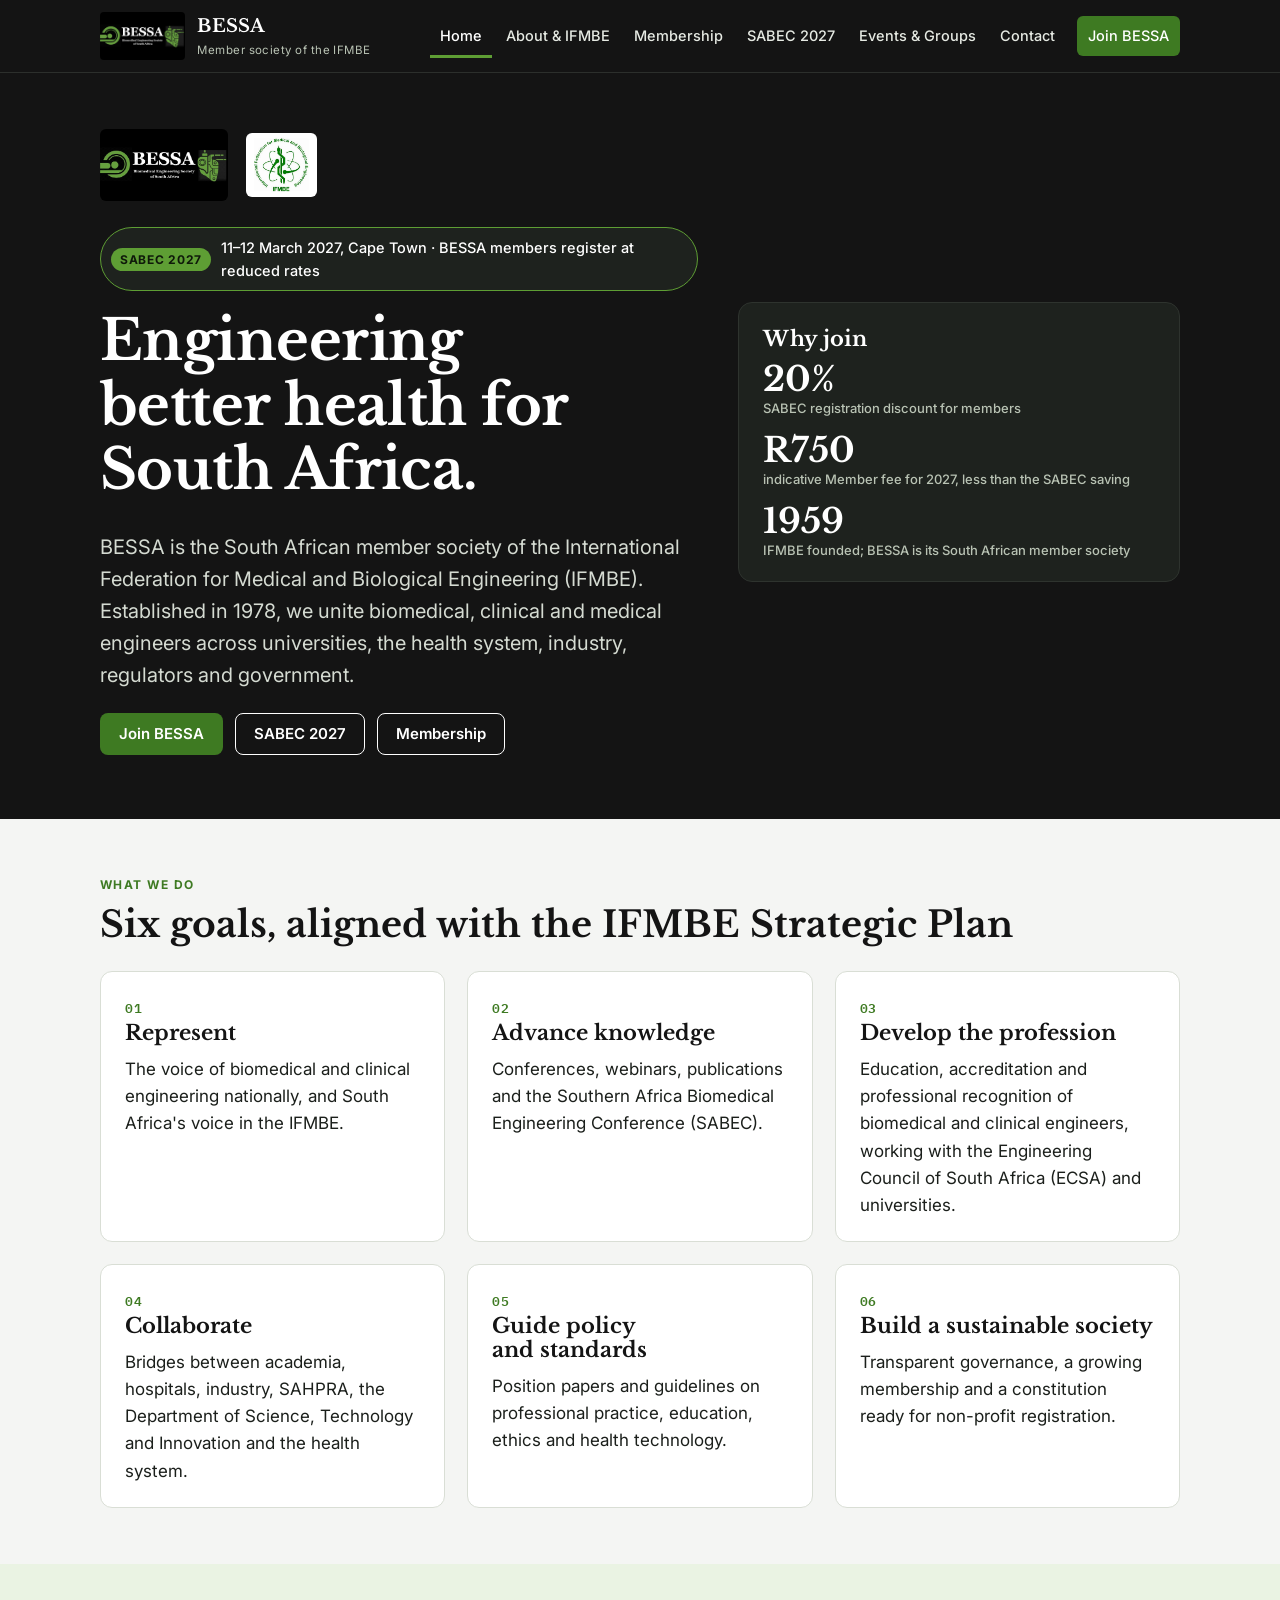
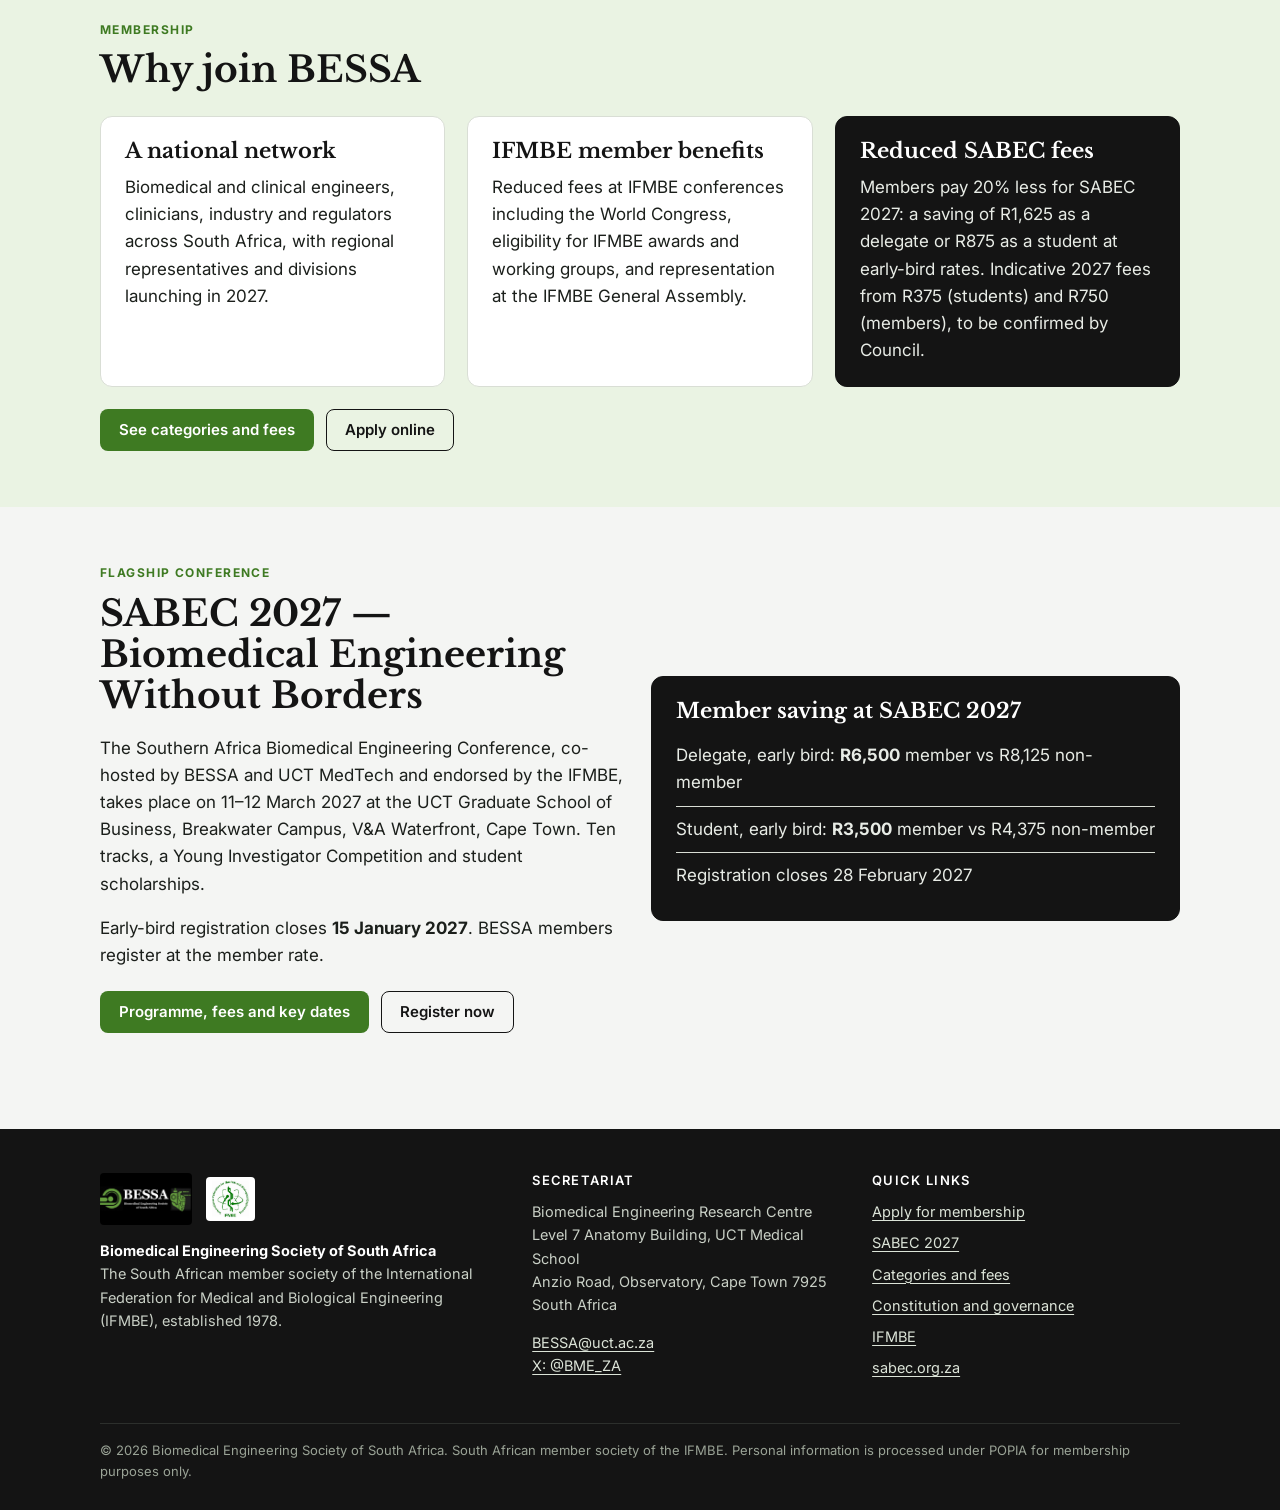
<file: index.html>
<!doctype html>
<html lang="en-ZA">
<head>
<meta charset="utf-8">
<meta name="viewport" content="width=device-width, initial-scale=1, viewport-fit=cover">
<title>BESSA — Biomedical Engineering Society of South Africa</title>
<meta name="description" content="The South African member society of the IFMBE. Membership for biomedical and clinical engineers, SABEC 2027 with reduced fees for members, and events.">
<link rel="canonical" href="https://bessa.co.za/">
<meta property="og:site_name" content="BESSA">
<meta property="og:title" content="BESSA — Biomedical Engineering Society of South Africa">
<meta property="og:description" content="The South African member society of the IFMBE. Membership for biomedical and clinical engineers, SABEC 2027 with reduced fees for members, and events.">
<meta property="og:type" content="website">
<meta property="og:url" content="https://bessa.co.za/">
<meta property="og:image" content="https://bessa.co.za/assets/bessa-logo.jpg">
<meta name="theme-color" content="#141414">
<link rel="icon" href="assets/favicon.svg" type="image/svg+xml">
<link rel="preconnect" href="https://fonts.googleapis.com">
<link rel="preconnect" href="https://fonts.gstatic.com" crossorigin>
<link rel="stylesheet" href="https://fonts.googleapis.com/css2?family=Libre+Baskerville:wght@400;700&family=Inter:wght@400;500;600;700&family=IBM+Plex+Mono:wght@500;600&display=swap">
<link rel="stylesheet" href="assets/styles.css">

</head>
<body>
<a class="skip" href="#main">Skip to content</a>
<header class="site-header">
  <div class="wrap">
    <a class="brand" href="index.html" aria-label="BESSA home">
      <img src="assets/bessa-logo.jpg" alt="BESSA logo" width="85" height="48">
      <span>BESSA<small>Member society of the IFMBE</small></span>
    </a>
    <button class="menu-btn" aria-expanded="false" aria-controls="site-nav">Menu</button>
    <nav class="nav" id="site-nav" aria-label="Main">
      <a href="index.html" aria-current="page">Home</a><a href="about.html">About & IFMBE</a><a href="membership.html">Membership</a><a href="sabec-2027.html">SABEC 2027</a><a href="events.html">Events & Groups</a><a href="contact.html">Contact</a>
      <a class="btn" href="join.html">Join BESSA</a>
    </nav>
  </div>
</header>
<main id="main">

<section class="hero">
  <div class="wrap">
    <div>
      <div class="logos"><img class="bessa" src="assets/bessa-logo.jpg" alt="BESSA — Biomedical Engineering Society of South Africa"><img src="assets/ifmbe-logo.png" alt="IFMBE — International Federation for Medical and Biological Engineering"></div>
      <div class="strip"><b>SABEC 2027</b> 11–12 March 2027, Cape Town · BESSA members register at reduced rates</div>
      <h1>Engineering better health for South Africa.</h1>
      <p class="lead">BESSA is the South African member society of the International Federation for Medical and Biological Engineering (IFMBE). Established in 1978, we unite biomedical, clinical and medical engineers across universities, the health system, industry, regulators and government.</p>
      <div class="btn-row">
        <a class="btn" href="join.html">Join BESSA</a>
        <a class="btn outline-light" href="sabec-2027.html">SABEC 2027</a>
        <a class="btn outline-light" href="membership.html">Membership</a>
      </div>
    </div>
    <aside>
      <h3>Why join</h3>
      <div class="stat">20%<small>SABEC registration discount for members</small></div>
      <div class="stat" style="margin-top:18px">R750<small>indicative Member fee for 2027, less than the SABEC saving</small></div>
      <div class="stat" style="margin-top:18px">1959<small>IFMBE founded; BESSA is its South African member society</small></div>
    </aside>
  </div>
</section>

<section class="section">
  <div class="wrap">
    <p class="eyebrow">What we do</p>
    <h2>Six goals, aligned with the IFMBE Strategic Plan</h2>
    <div class="grid three" style="margin-top:26px">
      <div class="card"><span class="num">01</span><h3>Represent</h3><p>The voice of biomedical and clinical engineering nationally, and South Africa's voice in the IFMBE.</p></div>
      <div class="card"><span class="num">02</span><h3>Advance knowledge</h3><p>Conferences, webinars, publications and the Southern Africa Biomedical Engineering Conference (SABEC).</p></div>
      <div class="card"><span class="num">03</span><h3>Develop the profession</h3><p>Education, accreditation and professional recognition of biomedical and clinical engineers, working with the Engineering Council of South Africa (ECSA) and universities.</p></div>
      <div class="card"><span class="num">04</span><h3>Collaborate</h3><p>Bridges between academia, hospitals, industry, SAHPRA, the Department of Science, Technology and Innovation and the health system.</p></div>
      <div class="card"><span class="num">05</span><h3>Guide policy and standards</h3><p>Position papers and guidelines on professional practice, education, ethics and health technology.</p></div>
      <div class="card"><span class="num">06</span><h3>Build a sustainable society</h3><p>Transparent governance, a growing membership and a constitution ready for non-profit registration.</p></div>
    </div>
  </div>
</section>

<section class="section tint">
  <div class="wrap">
    <p class="eyebrow">Membership</p>
    <h2>Why join BESSA</h2>
    <div class="grid three" style="margin-top:26px">
      <div class="card"><h3>A national network</h3><p>Biomedical and clinical engineers, clinicians, industry and regulators across South Africa, with regional representatives and divisions launching in 2027.</p></div>
      <div class="card"><h3>IFMBE member benefits</h3><p>Reduced fees at IFMBE conferences including the World Congress, eligibility for IFMBE awards and working groups, and representation at the IFMBE General Assembly.</p></div>
      <div class="card dark"><h3>Reduced SABEC fees</h3><p>Members pay 20% less for SABEC 2027: a saving of R1,625 as a delegate or R875 as a student at early-bird rates. Indicative 2027 fees from R375 (students) and R750 (members), to be confirmed by Council.</p></div>
    </div>
    <div class="btn-row"><a class="btn" href="membership.html">See categories and fees</a><a class="btn ghost" href="join.html">Apply online</a></div>
  </div>
</section>

<section class="section">
  <div class="wrap grid two" style="align-items:center">
    <div>
      <p class="eyebrow">Flagship conference</p>
      <h2>SABEC 2027 — Biomedical Engineering Without Borders</h2>
      <p>The Southern Africa Biomedical Engineering Conference, co-hosted by BESSA and UCT MedTech and endorsed by the IFMBE, takes place on 11–12 March 2027 at the UCT Graduate School of Business, Breakwater Campus, V&amp;A Waterfront, Cape Town. Ten tracks, a Young Investigator Competition and student scholarships.</p>
      <p>Early-bird registration closes <strong>15 January 2027</strong>. BESSA members register at the member rate.</p>
      <div class="btn-row"><a class="btn" href="sabec-2027.html">Programme, fees and key dates</a><a class="btn ghost" href="https://www.formdesk.com/millennium/SABEC2027" rel="noopener">Register now</a></div>
    </div>
    <div class="card dark">
      <h3>Member saving at SABEC 2027</h3>
      <ul class="clean" style="color:#E8ECE6">
        <li>Delegate, early bird: <strong>R6,500</strong> member vs R8,125 non-member</li>
        <li>Student, early bird: <strong>R3,500</strong> member vs R4,375 non-member</li>
        <li>Registration closes 28 February 2027</li>
      </ul>
    </div>
  </div>
</section>
</main>
<footer class="site-footer">
  <div class="wrap">
    <div>
      <div class="logos"><img class="bessa" src="assets/bessa-logo.jpg" alt="BESSA"><img src="assets/ifmbe-logo.png" alt="IFMBE"></div>
      <p><strong style="color:#fff">Biomedical Engineering Society of South Africa</strong><br>The South African member society of the International Federation for Medical and Biological Engineering (IFMBE), established 1978.</p>
    </div>
    <div>
      <h4>Secretariat</h4>
      <p>Biomedical Engineering Research Centre<br>Level 7 Anatomy Building, UCT Medical School<br>Anzio Road, Observatory, Cape Town 7925<br>South Africa</p>
      <p><a href="mailto:BESSA@uct.ac.za">BESSA@uct.ac.za</a><br><a href="https://x.com/BME_ZA" rel="noopener">X: @BME_ZA</a></p>
    </div>
    <div>
      <h4>Quick links</h4>
      <ul>
        <li><a href="join.html">Apply for membership</a></li>
        <li><a href="sabec-2027.html">SABEC 2027</a></li>
        <li><a href="membership.html">Categories and fees</a></li>
        <li><a href="about.html#governance">Constitution and governance</a></li>
        <li><a href="https://ifmbe.org" rel="noopener">IFMBE</a></li>
        <li><a href="https://sabec.org.za" rel="noopener">sabec.org.za</a></li>
      </ul>
    </div>
    <div class="legal">© <span id="year">2026</span> Biomedical Engineering Society of South Africa. South African member society of the IFMBE. Personal information is processed under POPIA for membership purposes only.</div>
  </div>
</footer>
<script src="assets/site.js"></script>
</body>
</html>
</file>
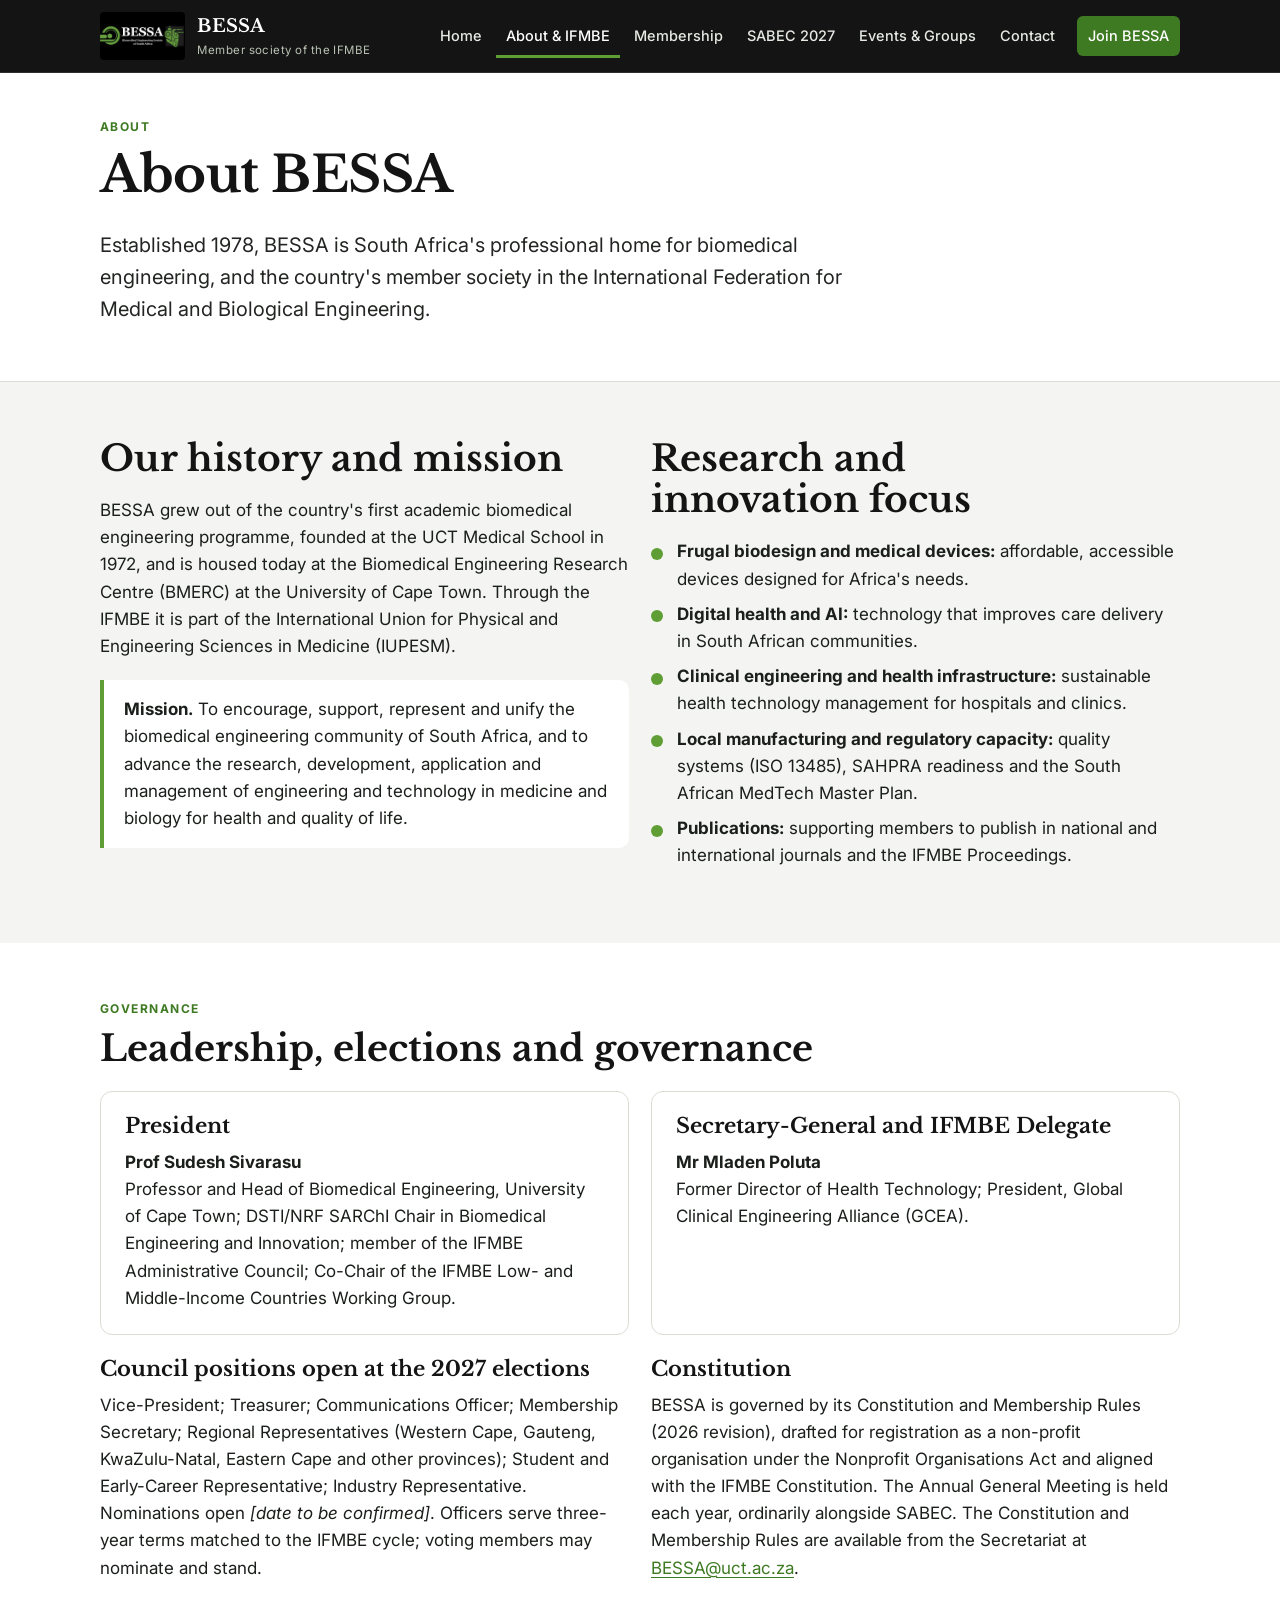
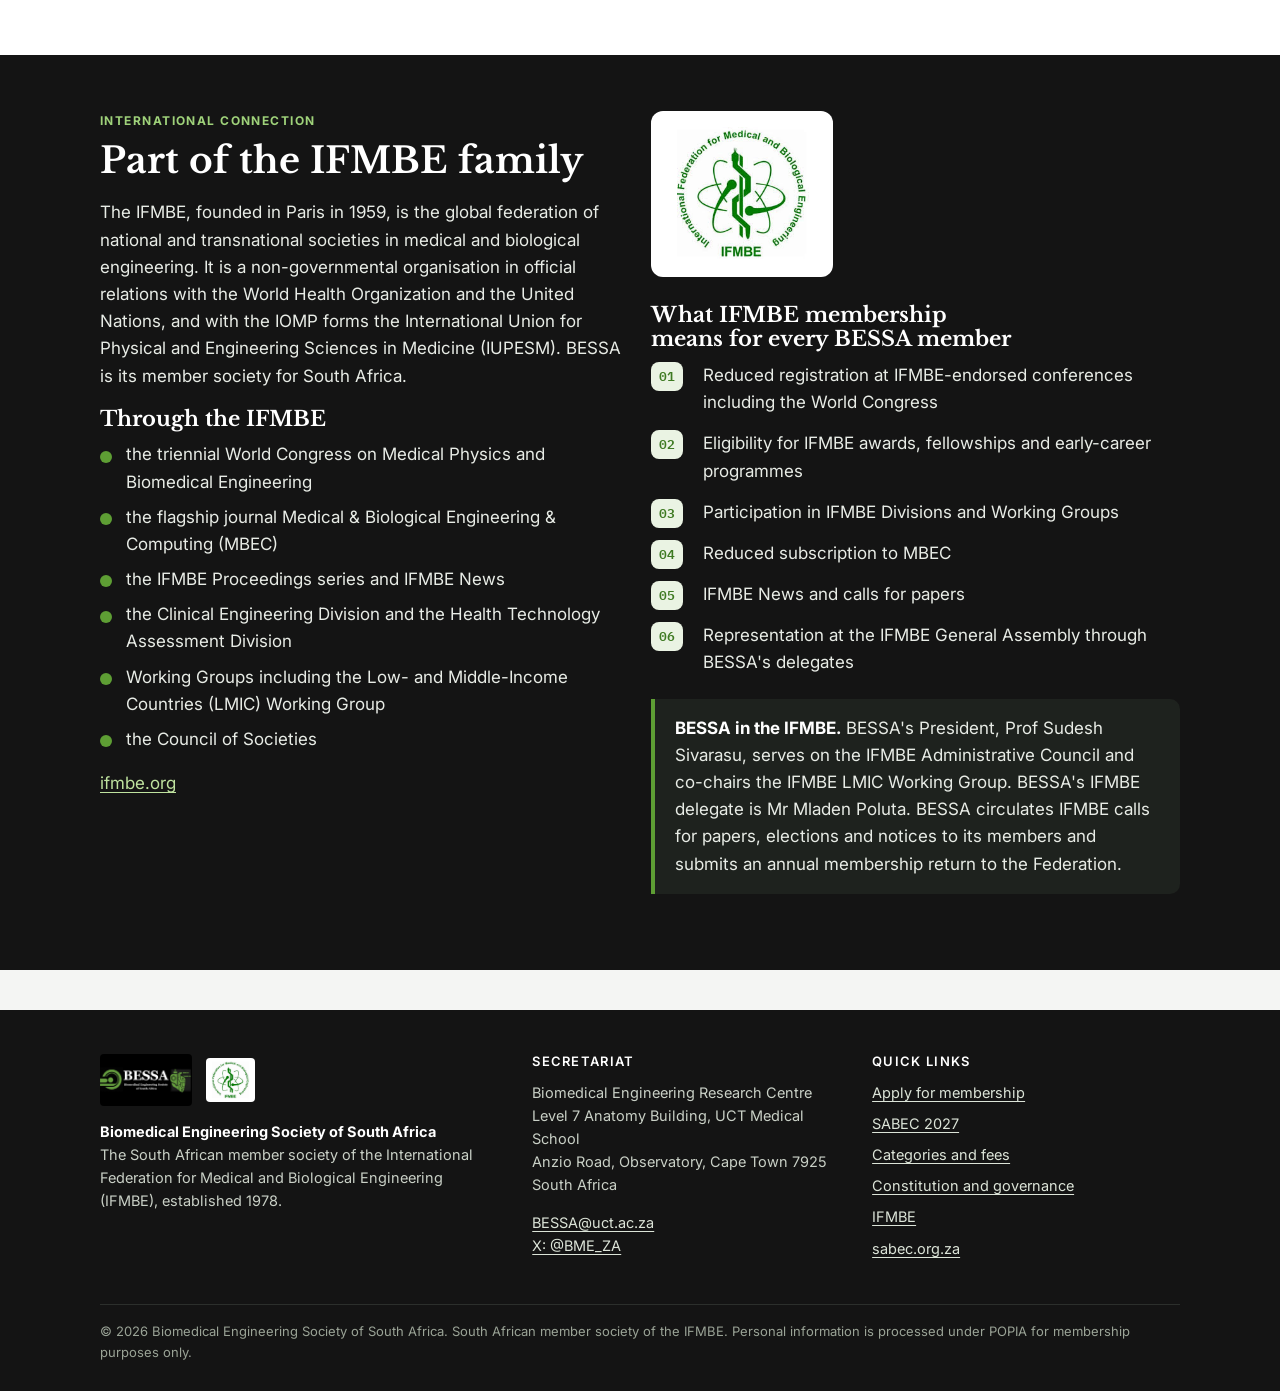
<file: about.html>
<!doctype html>
<html lang="en-ZA">
<head>
<meta charset="utf-8">
<meta name="viewport" content="width=device-width, initial-scale=1, viewport-fit=cover">
<title>About & IFMBE · BESSA</title>
<meta name="description" content="About BESSA: history since 1978, mission, leadership and governance, and BESSA's place in the International Federation for Medical and Biological Engineering.">
<link rel="canonical" href="https://bessa.co.za/about.html">
<meta property="og:site_name" content="BESSA">
<meta property="og:title" content="About & IFMBE · BESSA">
<meta property="og:description" content="About BESSA: history since 1978, mission, leadership and governance, and BESSA's place in the International Federation for Medical and Biological Engineering.">
<meta property="og:type" content="website">
<meta property="og:url" content="https://bessa.co.za/about.html">
<meta property="og:image" content="https://bessa.co.za/assets/bessa-logo.jpg">
<meta name="theme-color" content="#141414">
<link rel="icon" href="assets/favicon.svg" type="image/svg+xml">
<link rel="preconnect" href="https://fonts.googleapis.com">
<link rel="preconnect" href="https://fonts.gstatic.com" crossorigin>
<link rel="stylesheet" href="https://fonts.googleapis.com/css2?family=Libre+Baskerville:wght@400;700&family=Inter:wght@400;500;600;700&family=IBM+Plex+Mono:wght@500;600&display=swap">
<link rel="stylesheet" href="assets/styles.css">

</head>
<body>
<a class="skip" href="#main">Skip to content</a>
<header class="site-header">
  <div class="wrap">
    <a class="brand" href="index.html" aria-label="BESSA home">
      <img src="assets/bessa-logo.jpg" alt="BESSA logo" width="85" height="48">
      <span>BESSA<small>Member society of the IFMBE</small></span>
    </a>
    <button class="menu-btn" aria-expanded="false" aria-controls="site-nav">Menu</button>
    <nav class="nav" id="site-nav" aria-label="Main">
      <a href="index.html">Home</a><a href="about.html" aria-current="page">About & IFMBE</a><a href="membership.html">Membership</a><a href="sabec-2027.html">SABEC 2027</a><a href="events.html">Events & Groups</a><a href="contact.html">Contact</a>
      <a class="btn" href="join.html">Join BESSA</a>
    </nav>
  </div>
</header>
<main id="main">

<section class="page-hero"><div class="wrap">
  <p class="eyebrow">About</p>
  <h1>About BESSA</h1>
  <p class="lead">Established 1978, BESSA is South Africa's professional home for biomedical engineering, and the country's member society in the International Federation for Medical and Biological Engineering.</p>
</div></section>

<section class="section">
  <div class="wrap grid two">
    <div>
      <h2>Our history and mission</h2>
      <p>BESSA grew out of the country's first academic biomedical engineering programme, founded at the UCT Medical School in 1972, and is housed today at the Biomedical Engineering Research Centre (BMERC) at the University of Cape Town. Through the IFMBE it is part of the International Union for Physical and Engineering Sciences in Medicine (IUPESM).</p>
      <div class="callout"><strong>Mission.</strong> To encourage, support, represent and unify the biomedical engineering community of South Africa, and to advance the research, development, application and management of engineering and technology in medicine and biology for health and quality of life.</div>
    </div>
    <div>
      <h2>Research and innovation focus</h2>
      <ul class="ticks">
        <li><strong>Frugal biodesign and medical devices:</strong> affordable, accessible devices designed for Africa's needs.</li>
        <li><strong>Digital health and AI:</strong> technology that improves care delivery in South African communities.</li>
        <li><strong>Clinical engineering and health infrastructure:</strong> sustainable health technology management for hospitals and clinics.</li>
        <li><strong>Local manufacturing and regulatory capacity:</strong> quality systems (ISO 13485), SAHPRA readiness and the South African MedTech Master Plan.</li>
        <li><strong>Publications:</strong> supporting members to publish in national and international journals and the IFMBE Proceedings.</li>
      </ul>
    </div>
  </div>
</section>

<section class="section white" id="governance">
  <div class="wrap">
    <p class="eyebrow">Governance</p>
    <h2>Leadership, elections and governance</h2>
    <div class="grid two" style="margin-top:22px">
      <div class="card"><h3>President</h3><p><strong>Prof Sudesh Sivarasu</strong><br>Professor and Head of Biomedical Engineering, University of Cape Town; DSTI/NRF SARChI Chair in Biomedical Engineering and Innovation; member of the IFMBE Administrative Council; Co-Chair of the IFMBE Low- and Middle-Income Countries Working Group.</p></div>
      <div class="card"><h3>Secretary-General and IFMBE Delegate</h3><p><strong>Mr Mladen Poluta</strong><br>Former Director of Health Technology; President, Global Clinical Engineering Alliance (GCEA).</p></div>
    </div>
    <div class="grid two" style="margin-top:22px">
      <div>
        <h3>Council positions open at the 2027 elections</h3>
        <p>Vice-President; Treasurer; Communications Officer; Membership Secretary; Regional Representatives (Western Cape, Gauteng, KwaZulu-Natal, Eastern Cape and other provinces); Student and Early-Career Representative; Industry Representative. Nominations open <em>[date to be confirmed]</em>. Officers serve three-year terms matched to the IFMBE cycle; voting members may nominate and stand.</p>
      </div>
      <div>
        <h3>Constitution</h3>
        <p>BESSA is governed by its Constitution and Membership Rules (2026 revision), drafted for registration as a non-profit organisation under the Nonprofit Organisations Act and aligned with the IFMBE Constitution. The Annual General Meeting is held each year, ordinarily alongside SABEC. The Constitution and Membership Rules are available from the Secretariat at <a href="mailto:BESSA@uct.ac.za">BESSA@uct.ac.za</a>.</p>
      </div>
    </div>
  </div>
</section>

<section class="section dark" id="ifmbe">
  <div class="wrap">
    <div class="grid two" style="align-items:start">
      <div>
        <p class="eyebrow">International connection</p>
        <h2>Part of the IFMBE family</h2>
        <p>The IFMBE, founded in Paris in 1959, is the global federation of national and transnational societies in medical and biological engineering. It is a non-governmental organisation in official relations with the World Health Organization and the United Nations, and with the IOMP forms the International Union for Physical and Engineering Sciences in Medicine (IUPESM). BESSA is its member society for South Africa.</p>
        <h3>Through the IFMBE</h3>
        <ul class="ticks">
          <li>the triennial World Congress on Medical Physics and Biomedical Engineering</li>
          <li>the flagship journal Medical &amp; Biological Engineering &amp; Computing (MBEC)</li>
          <li>the IFMBE Proceedings series and IFMBE News</li>
          <li>the Clinical Engineering Division and the Health Technology Assessment Division</li>
          <li>Working Groups including the Low- and Middle-Income Countries (LMIC) Working Group</li>
          <li>the Council of Societies</li>
        </ul>
        <p><a href="https://ifmbe.org" rel="noopener">ifmbe.org</a></p>
      </div>
      <div>
        <div style="background:#fff;border-radius:12px;padding:16px;display:inline-block;margin-bottom:18px"><img src="assets/ifmbe-logo.png" alt="IFMBE logo" width="150" height="134"></div>
        <h3>What IFMBE membership means for every BESSA member</h3>
        <ol class="steps" style="color:#E8ECE6">
          <li>Reduced registration at IFMBE-endorsed conferences including the World Congress</li>
          <li>Eligibility for IFMBE awards, fellowships and early-career programmes</li>
          <li>Participation in IFMBE Divisions and Working Groups</li>
          <li>Reduced subscription to MBEC</li>
          <li>IFMBE News and calls for papers</li>
          <li>Representation at the IFMBE General Assembly through BESSA's delegates</li>
        </ol>
        <div class="callout" style="background:#1E221E;color:#E8ECE6;margin-top:22px"><strong style="color:#fff">BESSA in the IFMBE.</strong> BESSA's President, Prof Sudesh Sivarasu, serves on the IFMBE Administrative Council and co-chairs the IFMBE LMIC Working Group. BESSA's IFMBE delegate is Mr Mladen Poluta. BESSA circulates IFMBE calls for papers, elections and notices to its members and submits an annual membership return to the Federation.</div>
      </div>
    </div>
  </div>
</section>
</main>
<footer class="site-footer">
  <div class="wrap">
    <div>
      <div class="logos"><img class="bessa" src="assets/bessa-logo.jpg" alt="BESSA"><img src="assets/ifmbe-logo.png" alt="IFMBE"></div>
      <p><strong style="color:#fff">Biomedical Engineering Society of South Africa</strong><br>The South African member society of the International Federation for Medical and Biological Engineering (IFMBE), established 1978.</p>
    </div>
    <div>
      <h4>Secretariat</h4>
      <p>Biomedical Engineering Research Centre<br>Level 7 Anatomy Building, UCT Medical School<br>Anzio Road, Observatory, Cape Town 7925<br>South Africa</p>
      <p><a href="mailto:BESSA@uct.ac.za">BESSA@uct.ac.za</a><br><a href="https://x.com/BME_ZA" rel="noopener">X: @BME_ZA</a></p>
    </div>
    <div>
      <h4>Quick links</h4>
      <ul>
        <li><a href="join.html">Apply for membership</a></li>
        <li><a href="sabec-2027.html">SABEC 2027</a></li>
        <li><a href="membership.html">Categories and fees</a></li>
        <li><a href="about.html#governance">Constitution and governance</a></li>
        <li><a href="https://ifmbe.org" rel="noopener">IFMBE</a></li>
        <li><a href="https://sabec.org.za" rel="noopener">sabec.org.za</a></li>
      </ul>
    </div>
    <div class="legal">© <span id="year">2026</span> Biomedical Engineering Society of South Africa. South African member society of the IFMBE. Personal information is processed under POPIA for membership purposes only.</div>
  </div>
</footer>
<script src="assets/site.js"></script>
</body>
</html>
</file>
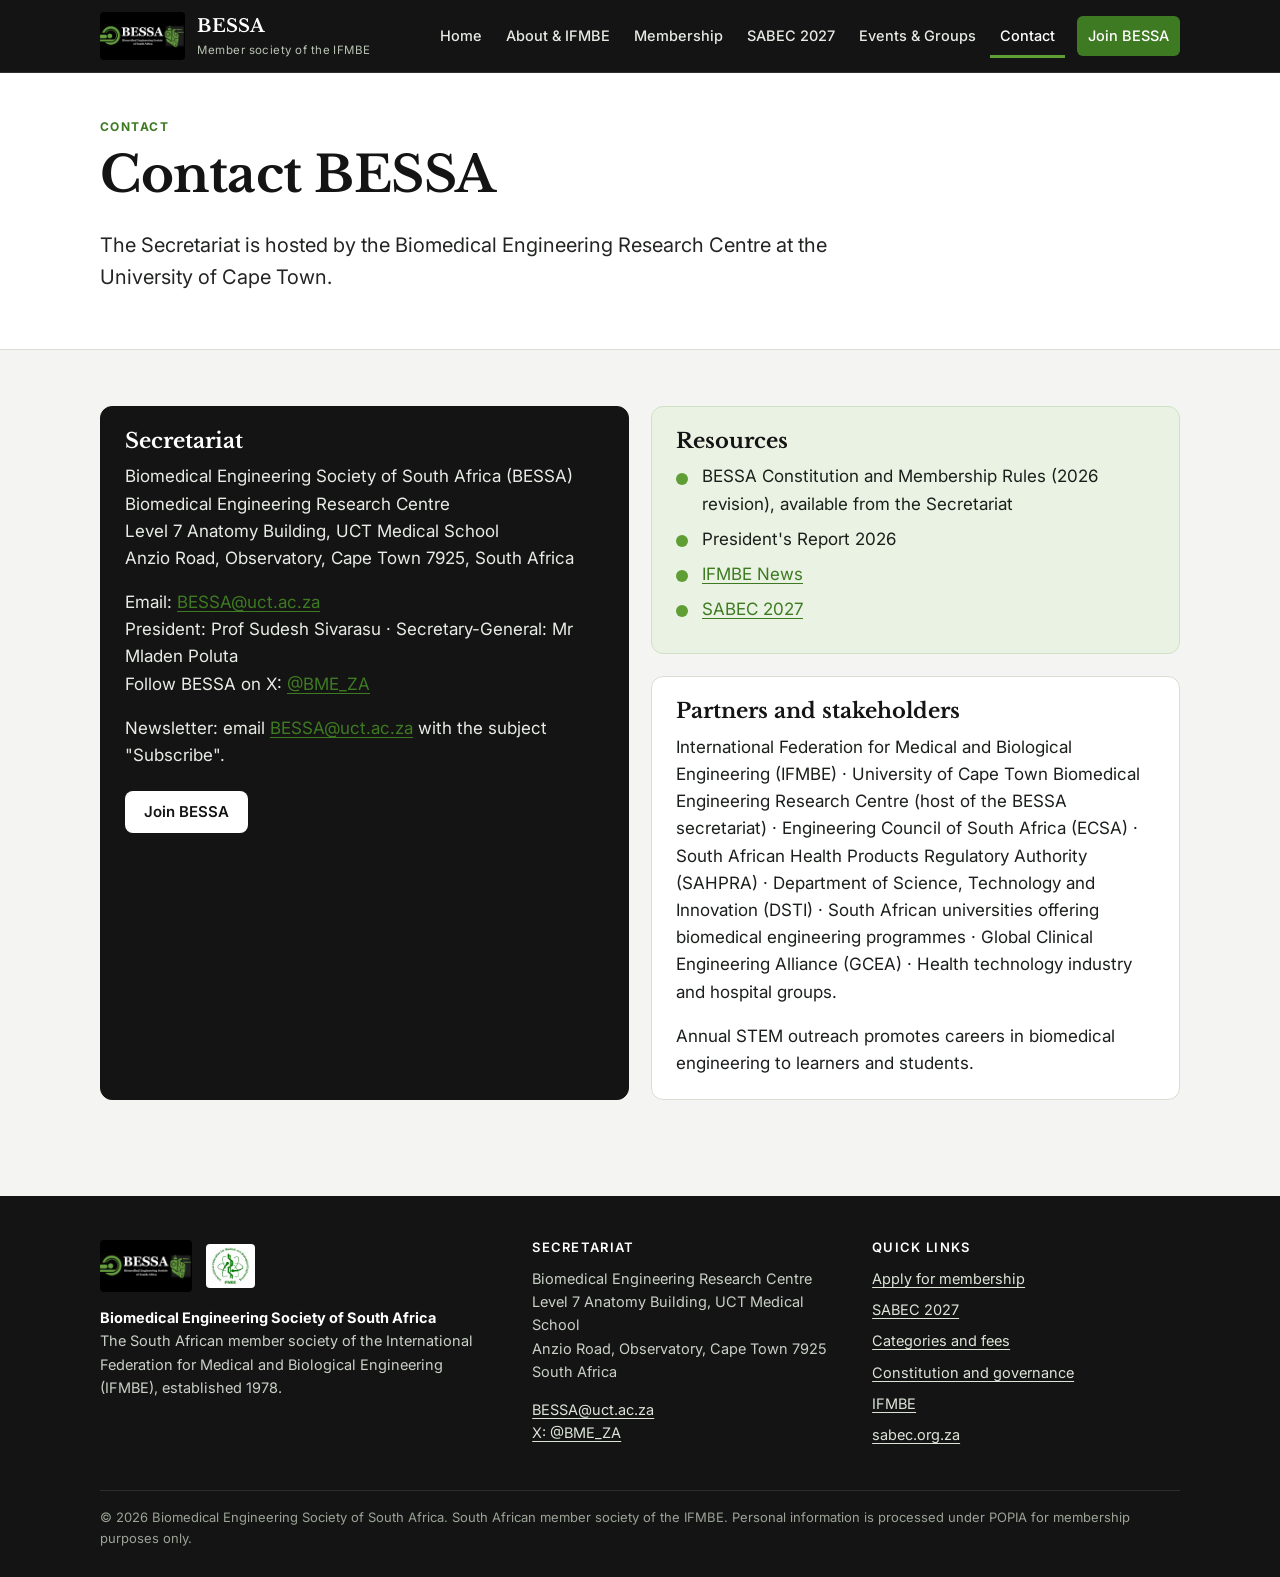
<file: contact.html>
<!doctype html>
<html lang="en-ZA">
<head>
<meta charset="utf-8">
<meta name="viewport" content="width=device-width, initial-scale=1, viewport-fit=cover">
<title>Contact · BESSA</title>
<meta name="description" content="Contact the Biomedical Engineering Society of South Africa: secretariat at UCT, email, resources and partners.">
<link rel="canonical" href="https://bessa.co.za/contact.html">
<meta property="og:site_name" content="BESSA">
<meta property="og:title" content="Contact · BESSA">
<meta property="og:description" content="Contact the Biomedical Engineering Society of South Africa: secretariat at UCT, email, resources and partners.">
<meta property="og:type" content="website">
<meta property="og:url" content="https://bessa.co.za/contact.html">
<meta property="og:image" content="https://bessa.co.za/assets/bessa-logo.jpg">
<meta name="theme-color" content="#141414">
<link rel="icon" href="assets/favicon.svg" type="image/svg+xml">
<link rel="preconnect" href="https://fonts.googleapis.com">
<link rel="preconnect" href="https://fonts.gstatic.com" crossorigin>
<link rel="stylesheet" href="https://fonts.googleapis.com/css2?family=Libre+Baskerville:wght@400;700&family=Inter:wght@400;500;600;700&family=IBM+Plex+Mono:wght@500;600&display=swap">
<link rel="stylesheet" href="assets/styles.css">

</head>
<body>
<a class="skip" href="#main">Skip to content</a>
<header class="site-header">
  <div class="wrap">
    <a class="brand" href="index.html" aria-label="BESSA home">
      <img src="assets/bessa-logo.jpg" alt="BESSA logo" width="85" height="48">
      <span>BESSA<small>Member society of the IFMBE</small></span>
    </a>
    <button class="menu-btn" aria-expanded="false" aria-controls="site-nav">Menu</button>
    <nav class="nav" id="site-nav" aria-label="Main">
      <a href="index.html">Home</a><a href="about.html">About & IFMBE</a><a href="membership.html">Membership</a><a href="sabec-2027.html">SABEC 2027</a><a href="events.html">Events & Groups</a><a href="contact.html" aria-current="page">Contact</a>
      <a class="btn" href="join.html">Join BESSA</a>
    </nav>
  </div>
</header>
<main id="main">

<section class="page-hero"><div class="wrap">
  <p class="eyebrow">Contact</p>
  <h1>Contact BESSA</h1>
  <p class="lead">The Secretariat is hosted by the Biomedical Engineering Research Centre at the University of Cape Town.</p>
</div></section>

<section class="section">
  <div class="wrap grid two">
    <div class="card dark">
      <h3>Secretariat</h3>
      <p>Biomedical Engineering Society of South Africa (BESSA)<br>Biomedical Engineering Research Centre<br>Level 7 Anatomy Building, UCT Medical School<br>Anzio Road, Observatory, Cape Town 7925, South Africa</p>
      <p>Email: <a href="mailto:BESSA@uct.ac.za">BESSA@uct.ac.za</a><br>President: Prof Sudesh Sivarasu · Secretary-General: Mr Mladen Poluta<br>Follow BESSA on X: <a href="https://x.com/BME_ZA" rel="noopener">@BME_ZA</a></p>
      <p>Newsletter: email <a href="mailto:BESSA@uct.ac.za?subject=Subscribe">BESSA@uct.ac.za</a> with the subject "Subscribe".</p>
      <div class="btn-row"><a class="btn light" href="join.html">Join BESSA</a></div>
    </div>
    <div>
      <div class="card tint">
        <h3>Resources</h3>
        <ul class="ticks">
          <li>BESSA Constitution and Membership Rules (2026 revision), available from the Secretariat</li>
          <li>President's Report 2026</li>
          <li><a href="https://ifmbe.org" rel="noopener">IFMBE News</a></li>
          <li><a href="https://sabec.org.za" rel="noopener">SABEC 2027</a></li>
        </ul>
      </div>
      <div class="card" style="margin-top:22px">
        <h3>Partners and stakeholders</h3>
        <p>International Federation for Medical and Biological Engineering (IFMBE) · University of Cape Town Biomedical Engineering Research Centre (host of the BESSA secretariat) · Engineering Council of South Africa (ECSA) · South African Health Products Regulatory Authority (SAHPRA) · Department of Science, Technology and Innovation (DSTI) · South African universities offering biomedical engineering programmes · Global Clinical Engineering Alliance (GCEA) · Health technology industry and hospital groups.</p>
        <p>Annual STEM outreach promotes careers in biomedical engineering to learners and students.</p>
      </div>
    </div>
  </div>
</section>
</main>
<footer class="site-footer">
  <div class="wrap">
    <div>
      <div class="logos"><img class="bessa" src="assets/bessa-logo.jpg" alt="BESSA"><img src="assets/ifmbe-logo.png" alt="IFMBE"></div>
      <p><strong style="color:#fff">Biomedical Engineering Society of South Africa</strong><br>The South African member society of the International Federation for Medical and Biological Engineering (IFMBE), established 1978.</p>
    </div>
    <div>
      <h4>Secretariat</h4>
      <p>Biomedical Engineering Research Centre<br>Level 7 Anatomy Building, UCT Medical School<br>Anzio Road, Observatory, Cape Town 7925<br>South Africa</p>
      <p><a href="mailto:BESSA@uct.ac.za">BESSA@uct.ac.za</a><br><a href="https://x.com/BME_ZA" rel="noopener">X: @BME_ZA</a></p>
    </div>
    <div>
      <h4>Quick links</h4>
      <ul>
        <li><a href="join.html">Apply for membership</a></li>
        <li><a href="sabec-2027.html">SABEC 2027</a></li>
        <li><a href="membership.html">Categories and fees</a></li>
        <li><a href="about.html#governance">Constitution and governance</a></li>
        <li><a href="https://ifmbe.org" rel="noopener">IFMBE</a></li>
        <li><a href="https://sabec.org.za" rel="noopener">sabec.org.za</a></li>
      </ul>
    </div>
    <div class="legal">© <span id="year">2026</span> Biomedical Engineering Society of South Africa. South African member society of the IFMBE. Personal information is processed under POPIA for membership purposes only.</div>
  </div>
</footer>
<script src="assets/site.js"></script>
</body>
</html>
</file>
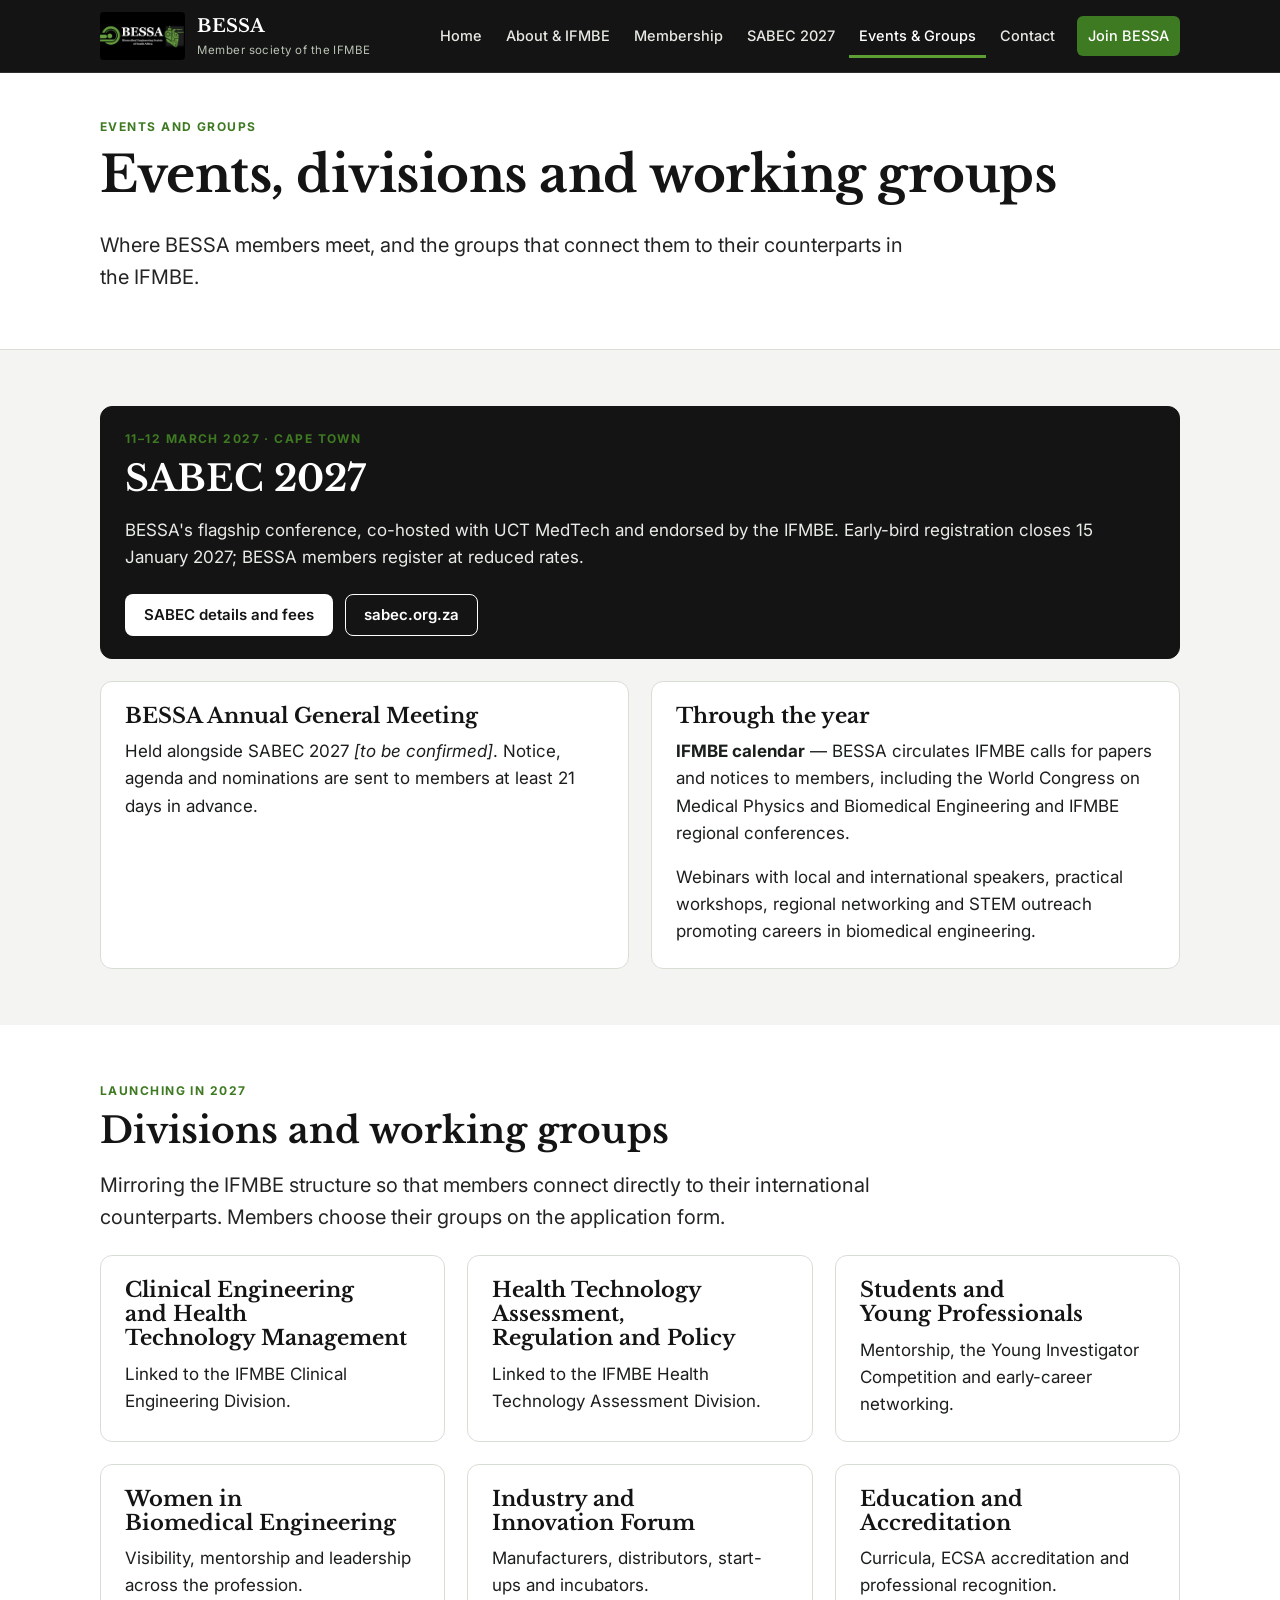
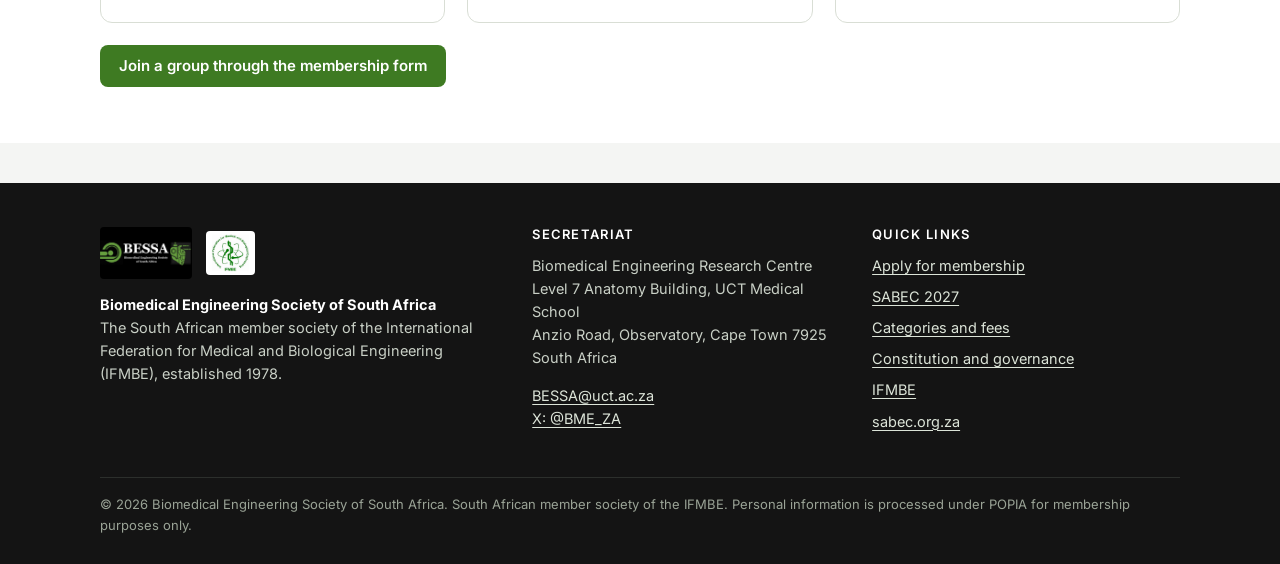
<file: events.html>
<!doctype html>
<html lang="en-ZA">
<head>
<meta charset="utf-8">
<meta name="viewport" content="width=device-width, initial-scale=1, viewport-fit=cover">
<title>Events & Groups · BESSA</title>
<meta name="description" content="BESSA events, the Annual General Meeting, and the divisions and working groups launching in 2027.">
<link rel="canonical" href="https://bessa.co.za/events.html">
<meta property="og:site_name" content="BESSA">
<meta property="og:title" content="Events & Groups · BESSA">
<meta property="og:description" content="BESSA events, the Annual General Meeting, and the divisions and working groups launching in 2027.">
<meta property="og:type" content="website">
<meta property="og:url" content="https://bessa.co.za/events.html">
<meta property="og:image" content="https://bessa.co.za/assets/bessa-logo.jpg">
<meta name="theme-color" content="#141414">
<link rel="icon" href="assets/favicon.svg" type="image/svg+xml">
<link rel="preconnect" href="https://fonts.googleapis.com">
<link rel="preconnect" href="https://fonts.gstatic.com" crossorigin>
<link rel="stylesheet" href="https://fonts.googleapis.com/css2?family=Libre+Baskerville:wght@400;700&family=Inter:wght@400;500;600;700&family=IBM+Plex+Mono:wght@500;600&display=swap">
<link rel="stylesheet" href="assets/styles.css">

</head>
<body>
<a class="skip" href="#main">Skip to content</a>
<header class="site-header">
  <div class="wrap">
    <a class="brand" href="index.html" aria-label="BESSA home">
      <img src="assets/bessa-logo.jpg" alt="BESSA logo" width="85" height="48">
      <span>BESSA<small>Member society of the IFMBE</small></span>
    </a>
    <button class="menu-btn" aria-expanded="false" aria-controls="site-nav">Menu</button>
    <nav class="nav" id="site-nav" aria-label="Main">
      <a href="index.html">Home</a><a href="about.html">About & IFMBE</a><a href="membership.html">Membership</a><a href="sabec-2027.html">SABEC 2027</a><a href="events.html" aria-current="page">Events & Groups</a><a href="contact.html">Contact</a>
      <a class="btn" href="join.html">Join BESSA</a>
    </nav>
  </div>
</header>
<main id="main">

<section class="page-hero"><div class="wrap">
  <p class="eyebrow">Events and groups</p>
  <h1>Events, divisions and working groups</h1>
  <p class="lead">Where BESSA members meet, and the groups that connect them to their counterparts in the IFMBE.</p>
</div></section>

<section class="section">
  <div class="wrap">
    <div class="card dark" style="margin-bottom:22px">
      <p class="eyebrow">11–12 March 2027 · Cape Town</p>
      <h2 style="color:#fff">SABEC 2027</h2>
      <p>BESSA's flagship conference, co-hosted with UCT MedTech and endorsed by the IFMBE. Early-bird registration closes 15 January 2027; BESSA members register at reduced rates.</p>
      <div class="btn-row"><a class="btn light" href="sabec-2027.html">SABEC details and fees</a><a class="btn outline-light" href="https://sabec.org.za" rel="noopener">sabec.org.za</a></div>
    </div>
    <div class="grid two">
      <div class="card"><h3>BESSA Annual General Meeting</h3><p>Held alongside SABEC 2027 <em>[to be confirmed]</em>. Notice, agenda and nominations are sent to members at least 21 days in advance.</p></div>
      <div class="card"><h3>Through the year</h3><p><strong>IFMBE calendar</strong> — BESSA circulates IFMBE calls for papers and notices to members, including the World Congress on Medical Physics and Biomedical Engineering and IFMBE regional conferences.</p><p>Webinars with local and international speakers, practical workshops, regional networking and STEM outreach promoting careers in biomedical engineering.</p></div>
    </div>
  </div>
</section>

<section class="section white">
  <div class="wrap">
    <p class="eyebrow">Launching in 2027</p>
    <h2>Divisions and working groups</h2>
    <p class="lead">Mirroring the IFMBE structure so that members connect directly to their international counterparts. Members choose their groups on the application form.</p>
    <div class="grid three" style="margin-top:22px">
      <div class="card"><h3>Clinical Engineering and Health Technology Management</h3><p>Linked to the IFMBE Clinical Engineering Division.</p></div>
      <div class="card"><h3>Health Technology Assessment, Regulation and Policy</h3><p>Linked to the IFMBE Health Technology Assessment Division.</p></div>
      <div class="card"><h3>Students and Young Professionals</h3><p>Mentorship, the Young Investigator Competition and early-career networking.</p></div>
      <div class="card"><h3>Women in Biomedical Engineering</h3><p>Visibility, mentorship and leadership across the profession.</p></div>
      <div class="card"><h3>Industry and Innovation Forum</h3><p>Manufacturers, distributors, start-ups and incubators.</p></div>
      <div class="card"><h3>Education and Accreditation</h3><p>Curricula, ECSA accreditation and professional recognition.</p></div>
    </div>
    <div class="btn-row"><a class="btn" href="join.html">Join a group through the membership form</a></div>
  </div>
</section>
</main>
<footer class="site-footer">
  <div class="wrap">
    <div>
      <div class="logos"><img class="bessa" src="assets/bessa-logo.jpg" alt="BESSA"><img src="assets/ifmbe-logo.png" alt="IFMBE"></div>
      <p><strong style="color:#fff">Biomedical Engineering Society of South Africa</strong><br>The South African member society of the International Federation for Medical and Biological Engineering (IFMBE), established 1978.</p>
    </div>
    <div>
      <h4>Secretariat</h4>
      <p>Biomedical Engineering Research Centre<br>Level 7 Anatomy Building, UCT Medical School<br>Anzio Road, Observatory, Cape Town 7925<br>South Africa</p>
      <p><a href="mailto:BESSA@uct.ac.za">BESSA@uct.ac.za</a><br><a href="https://x.com/BME_ZA" rel="noopener">X: @BME_ZA</a></p>
    </div>
    <div>
      <h4>Quick links</h4>
      <ul>
        <li><a href="join.html">Apply for membership</a></li>
        <li><a href="sabec-2027.html">SABEC 2027</a></li>
        <li><a href="membership.html">Categories and fees</a></li>
        <li><a href="about.html#governance">Constitution and governance</a></li>
        <li><a href="https://ifmbe.org" rel="noopener">IFMBE</a></li>
        <li><a href="https://sabec.org.za" rel="noopener">sabec.org.za</a></li>
      </ul>
    </div>
    <div class="legal">© <span id="year">2026</span> Biomedical Engineering Society of South Africa. South African member society of the IFMBE. Personal information is processed under POPIA for membership purposes only.</div>
  </div>
</footer>
<script src="assets/site.js"></script>
</body>
</html>
</file>
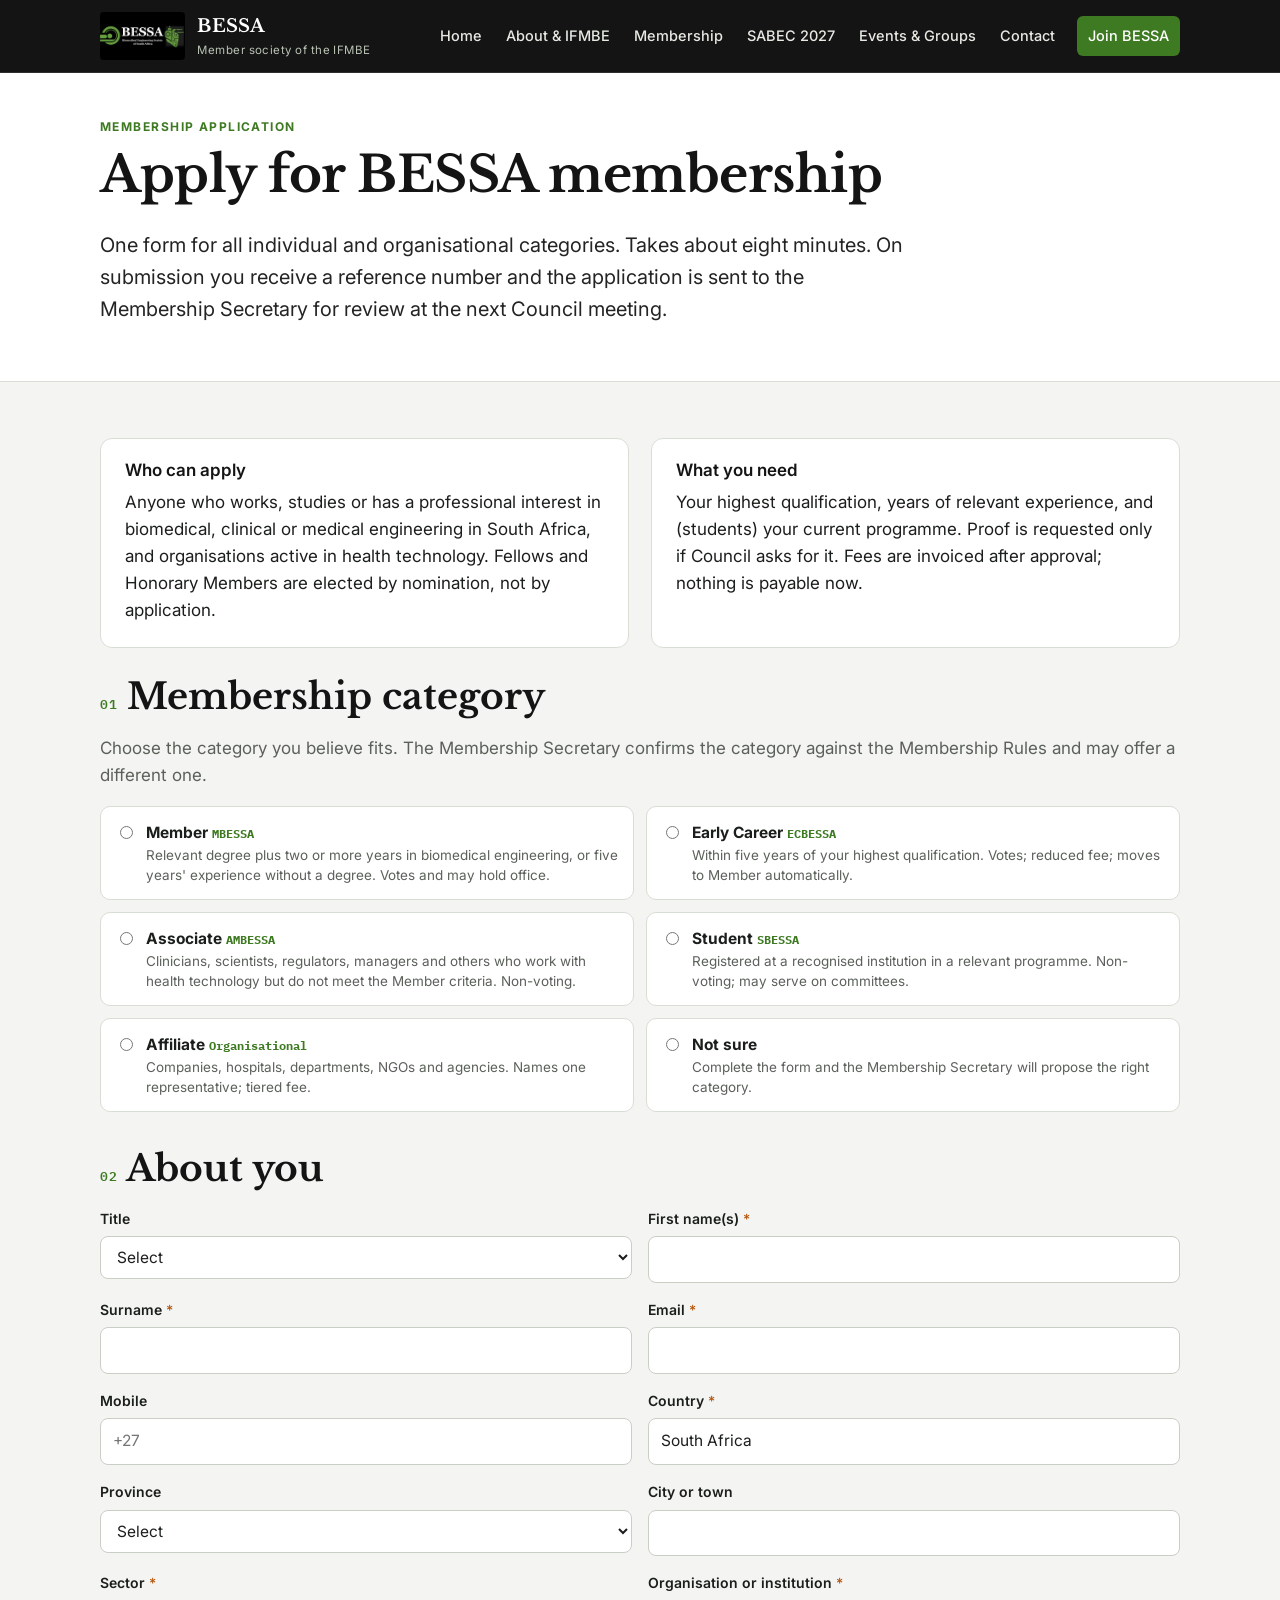
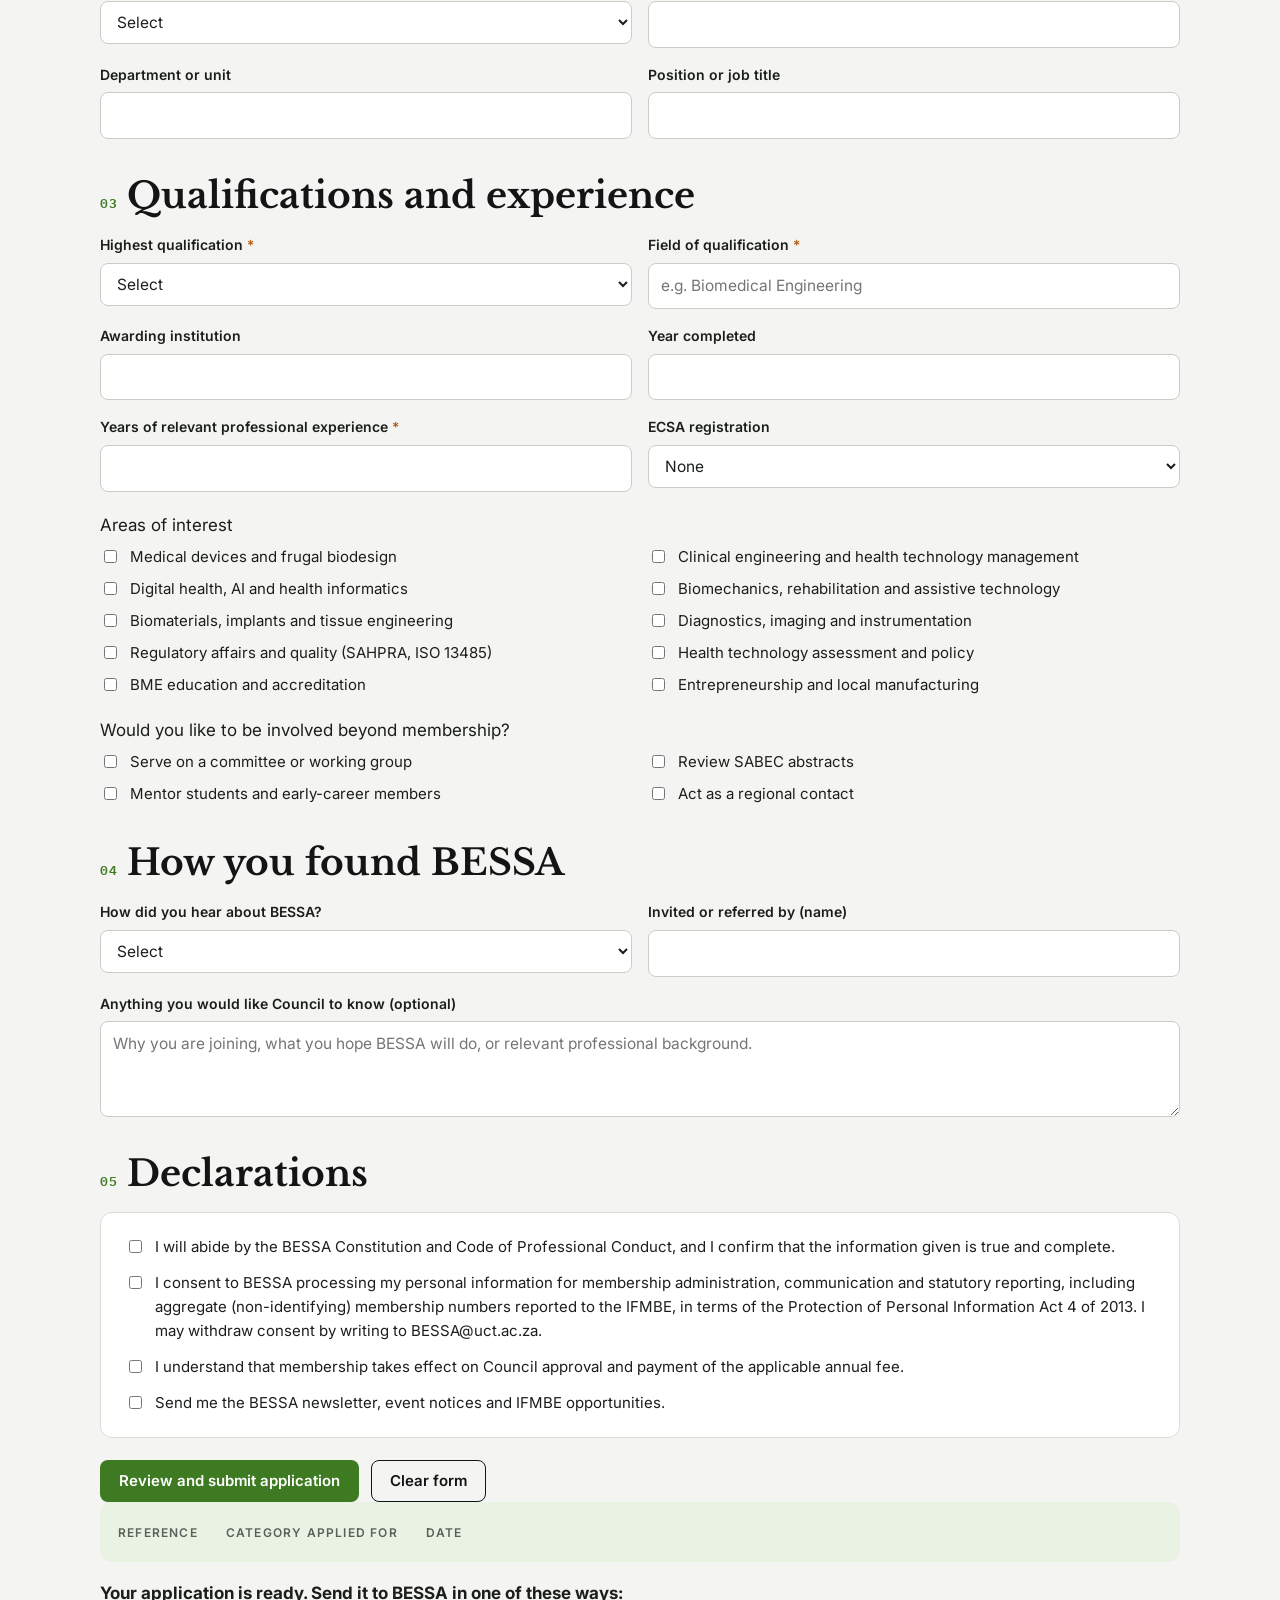
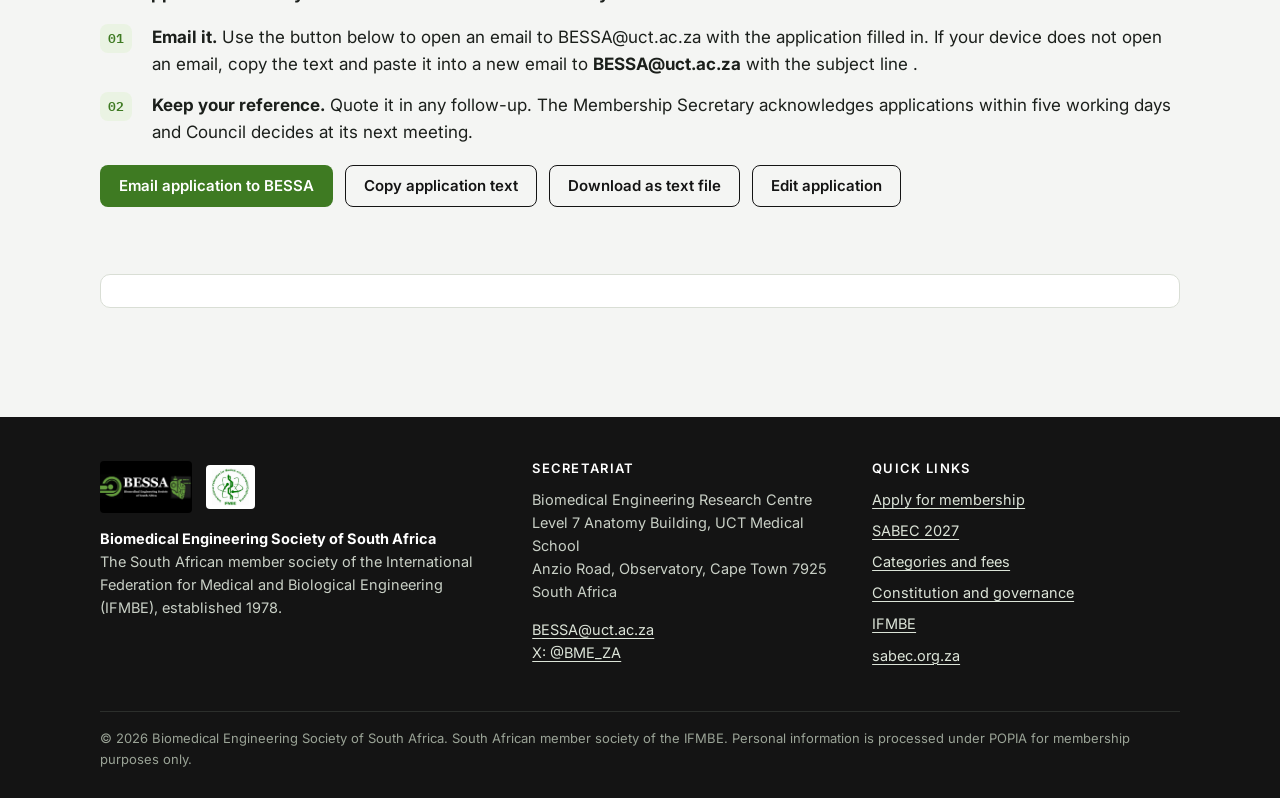
<file: join.html>
<!doctype html>
<html lang="en-ZA">
<head>
<meta charset="utf-8">
<meta name="viewport" content="width=device-width, initial-scale=1, viewport-fit=cover">
<title>Join BESSA · BESSA</title>
<meta name="description" content="Apply for BESSA membership: one form for all categories. You receive a reference number and the application goes to the Membership Secretary.">
<link rel="canonical" href="https://bessa.co.za/join.html">
<meta property="og:site_name" content="BESSA">
<meta property="og:title" content="Join BESSA · BESSA">
<meta property="og:description" content="Apply for BESSA membership: one form for all categories. You receive a reference number and the application goes to the Membership Secretary.">
<meta property="og:type" content="website">
<meta property="og:url" content="https://bessa.co.za/join.html">
<meta property="og:image" content="https://bessa.co.za/assets/bessa-logo.jpg">
<meta name="theme-color" content="#141414">
<link rel="icon" href="assets/favicon.svg" type="image/svg+xml">
<link rel="preconnect" href="https://fonts.googleapis.com">
<link rel="preconnect" href="https://fonts.gstatic.com" crossorigin>
<link rel="stylesheet" href="https://fonts.googleapis.com/css2?family=Libre+Baskerville:wght@400;700&family=Inter:wght@400;500;600;700&family=IBM+Plex+Mono:wght@500;600&display=swap">
<link rel="stylesheet" href="assets/styles.css">

</head>
<body>
<a class="skip" href="#main">Skip to content</a>
<header class="site-header">
  <div class="wrap">
    <a class="brand" href="index.html" aria-label="BESSA home">
      <img src="assets/bessa-logo.jpg" alt="BESSA logo" width="85" height="48">
      <span>BESSA<small>Member society of the IFMBE</small></span>
    </a>
    <button class="menu-btn" aria-expanded="false" aria-controls="site-nav">Menu</button>
    <nav class="nav" id="site-nav" aria-label="Main">
      <a href="index.html">Home</a><a href="about.html">About & IFMBE</a><a href="membership.html">Membership</a><a href="sabec-2027.html">SABEC 2027</a><a href="events.html">Events & Groups</a><a href="contact.html">Contact</a>
      <a class="btn" href="join.html">Join BESSA</a>
    </nav>
  </div>
</header>
<main id="main">
<section class="page-hero"><div class="wrap">
  <p class="eyebrow">Membership application</p>
  <h1>Apply for BESSA membership</h1>
  <p class="lead">One form for all individual and organisational categories. Takes about eight minutes. On submission you receive a reference number and the application is sent to the Membership Secretary for review at the next Council meeting.</p>
</div></section>

<section class="section">
  <div class="wrap">
    <div class="grid two" style="margin-bottom:28px">
      <div class="card"><h4>Who can apply</h4><p>Anyone who works, studies or has a professional interest in biomedical, clinical or medical engineering in South Africa, and organisations active in health technology. Fellows and Honorary Members are elected by nomination, not by application.</p></div>
      <div class="card"><h4>What you need</h4><p>Your highest qualification, years of relevant experience, and (students) your current programme. Proof is requested only if Council asks for it. Fees are invoiced after approval; nothing is payable now.</p></div>
    </div>

    <form id="app" novalidate>
      <h2><span class="num">01</span> Membership category</h2>
      <p style="color:var(--muted)">Choose the category you believe fits. The Membership Secretary confirms the category against the Membership Rules and may offer a different one.</p>
      <div class="cats" role="radiogroup" aria-label="Membership category">
        <label class="cat"><input type="radio" name="cat" value="Member" id="cat-member"><span><b>Member <span class="pn">MBESSA</span></b><small>Relevant degree plus two or more years in biomedical engineering, or five years' experience without a degree. Votes and may hold office.</small></span></label>
        <label class="cat"><input type="radio" name="cat" value="Early Career" id="cat-ec"><span><b>Early Career <span class="pn">ECBESSA</span></b><small>Within five years of your highest qualification. Votes; reduced fee; moves to Member automatically.</small></span></label>
        <label class="cat"><input type="radio" name="cat" value="Associate" id="cat-assoc"><span><b>Associate <span class="pn">AMBESSA</span></b><small>Clinicians, scientists, regulators, managers and others who work with health technology but do not meet the Member criteria. Non-voting.</small></span></label>
        <label class="cat"><input type="radio" name="cat" value="Student" id="cat-student"><span><b>Student <span class="pn">SBESSA</span></b><small>Registered at a recognised institution in a relevant programme. Non-voting; may serve on committees.</small></span></label>
        <label class="cat"><input type="radio" name="cat" value="Affiliate (Organisational)" id="cat-aff"><span><b>Affiliate <span class="pn">Organisational</span></b><small>Companies, hospitals, departments, NGOs and agencies. Names one representative; tiered fee.</small></span></label>
        <label class="cat"><input type="radio" name="cat" value="Not sure (please assign)" id="cat-unsure"><span><b>Not sure</b><small>Complete the form and the Membership Secretary will propose the right category.</small></span></label>
      </div>

      <h2 style="margin-top:36px"><span class="num">02</span> About you</h2>
      <div class="form-grid">
        <div class="field"><label class="lbl" for="title">Title</label><select id="title" name="title"><option value="">Select</option><option>Prof</option><option>Dr</option><option>Mr</option><option>Ms</option><option>Mrs</option><option>Mx</option><option>Eng</option></select></div>
        <div class="field"><label class="lbl" for="first">First name(s) <span class="req">*</span></label><input type="text" id="first" name="first" autocomplete="given-name" required></div>
        <div class="field"><label class="lbl" for="last">Surname <span class="req">*</span></label><input type="text" id="last" name="last" autocomplete="family-name" required></div>
        <div class="field"><label class="lbl" for="email">Email <span class="req">*</span></label><input type="email" id="email" name="email" autocomplete="email" required></div>
        <div class="field"><label class="lbl" for="phone">Mobile</label><input type="tel" id="phone" name="phone" autocomplete="tel" placeholder="+27"></div>
        <div class="field"><label class="lbl" for="country">Country <span class="req">*</span></label><input type="text" id="country" name="country" value="South Africa" required></div>
        <div class="field"><label class="lbl" for="province">Province</label><select id="province" name="province"><option value="">Select</option><option>Western Cape</option><option>Gauteng</option><option>KwaZulu-Natal</option><option>Eastern Cape</option><option>Free State</option><option>Limpopo</option><option>Mpumalanga</option><option>North West</option><option>Northern Cape</option><option>Outside South Africa</option></select></div>
        <div class="field"><label class="lbl" for="city">City or town</label><input type="text" id="city" name="city" autocomplete="address-level2"></div>
        <div class="field"><label class="lbl" for="sector">Sector <span class="req">*</span></label><select id="sector" name="sector" required><option value="">Select</option><option>University or research institution</option><option>Public health service</option><option>Private healthcare</option><option>Industry: manufacturer or developer</option><option>Industry: distributor or service provider</option><option>Regulator or government</option><option>NGO or development agency</option><option>Student</option><option>Self-employed or consultant</option><option>Other</option></select></div>
        <div class="field"><label class="lbl" for="org">Organisation or institution <span class="req">*</span></label><input type="text" id="org" name="org" autocomplete="organization" required></div>
        <div class="field"><label class="lbl" for="dept">Department or unit</label><input type="text" id="dept" name="dept"></div>
        <div class="field"><label class="lbl" for="role">Position or job title</label><input type="text" id="role" name="role" autocomplete="organization-title"></div>
      </div>

      <h2 style="margin-top:36px"><span class="num">03</span> Qualifications and experience</h2>
      <div class="form-grid">
        <div class="field"><label class="lbl" for="qual">Highest qualification <span class="req">*</span></label><select id="qual" name="qual" required><option value="">Select</option><option>Doctorate (PhD, DEng, MD)</option><option>Master's (MSc, MEng, MMed, MPhil)</option><option>Honours or postgraduate diploma</option><option>Bachelor's (BSc, BEng, BTech)</option><option>Diploma (NDip, Advanced Diploma)</option><option>Other or none</option></select></div>
        <div class="field"><label class="lbl" for="qualfield">Field of qualification <span class="req">*</span></label><input type="text" id="qualfield" name="qualfield" placeholder="e.g. Biomedical Engineering" required></div>
        <div class="field"><label class="lbl" for="qualinst">Awarding institution</label><input type="text" id="qualinst" name="qualinst"></div>
        <div class="field"><label class="lbl" for="qualyear">Year completed</label><input type="number" id="qualyear" name="qualyear" min="1950" max="2030" inputmode="numeric"></div>
        <div class="field"><label class="lbl" for="years">Years of relevant professional experience <span class="req">*</span></label><input type="number" id="years" name="years" min="0" max="60" inputmode="numeric" required></div>
        <div class="field"><label class="lbl" for="ecsa">ECSA registration</label><select id="ecsa" name="ecsa"><option value="">None</option><option>Candidate</option><option>Pr Eng</option><option>Pr Tech Eng</option><option>Pr Techni Eng</option><option>Other professional registration</option></select></div>
      </div>
      <div class="form-grid only" id="student-only" style="margin-top:16px">
        <div class="field"><label class="lbl" for="prog">Current programme</label><input type="text" id="prog" name="prog" placeholder="e.g. MSc (Med) Biomedical Engineering"></div>
        <div class="field"><label class="lbl" for="proginst">Institution</label><input type="text" id="proginst" name="proginst"></div>
        <div class="field"><label class="lbl" for="progyear">Expected completion year</label><input type="number" id="progyear" name="progyear" min="2026" max="2036" inputmode="numeric"></div>
        <div class="field"><label class="lbl" for="studno">Student number</label><input type="text" id="studno" name="studno"></div>
      </div>
      <div class="form-grid only" id="aff-only" style="margin-top:16px">
        <div class="field"><label class="lbl" for="afftier">Organisation size</label><select id="afftier" name="afftier"><option value="">Select</option><option>Small (up to 20 staff, start-up, NGO or academic department)</option><option>Medium (21 to 200 staff)</option><option>Large (over 200 staff or multinational)</option></select></div>
        <div class="field"><label class="lbl" for="affrep">Nominated representative (name and role)</label><input type="text" id="affrep" name="affrep"></div>
      </div>
      <div class="field" style="margin-top:20px"><span class="lbl">Areas of interest</span>
        <div class="checks">
          <label class="chk"><input type="checkbox" name="interest" value="Medical devices and frugal biodesign" id="i1">Medical devices and frugal biodesign</label>
          <label class="chk"><input type="checkbox" name="interest" value="Clinical engineering and health technology management" id="i2">Clinical engineering and health technology management</label>
          <label class="chk"><input type="checkbox" name="interest" value="Digital health, AI and health informatics" id="i3">Digital health, AI and health informatics</label>
          <label class="chk"><input type="checkbox" name="interest" value="Biomechanics, rehabilitation and assistive technology" id="i4">Biomechanics, rehabilitation and assistive technology</label>
          <label class="chk"><input type="checkbox" name="interest" value="Biomaterials, implants and tissue engineering" id="i5">Biomaterials, implants and tissue engineering</label>
          <label class="chk"><input type="checkbox" name="interest" value="Diagnostics, imaging and instrumentation" id="i6">Diagnostics, imaging and instrumentation</label>
          <label class="chk"><input type="checkbox" name="interest" value="Regulatory affairs and quality (SAHPRA, ISO 13485)" id="i7">Regulatory affairs and quality (SAHPRA, ISO 13485)</label>
          <label class="chk"><input type="checkbox" name="interest" value="Health technology assessment and policy" id="i8">Health technology assessment and policy</label>
          <label class="chk"><input type="checkbox" name="interest" value="BME education and accreditation" id="i9">BME education and accreditation</label>
          <label class="chk"><input type="checkbox" name="interest" value="Entrepreneurship and local manufacturing" id="i10">Entrepreneurship and local manufacturing</label>
        </div>
      </div>
      <div class="field" style="margin-top:20px"><span class="lbl">Would you like to be involved beyond membership?</span>
        <div class="checks">
          <label class="chk"><input type="checkbox" name="vol" value="Serve on a committee or working group" id="v1">Serve on a committee or working group</label>
          <label class="chk"><input type="checkbox" name="vol" value="Review SABEC abstracts" id="v2">Review SABEC abstracts</label>
          <label class="chk"><input type="checkbox" name="vol" value="Mentor students and early-career members" id="v3">Mentor students and early-career members</label>
          <label class="chk"><input type="checkbox" name="vol" value="Act as a regional contact" id="v4">Act as a regional contact</label>
        </div>
      </div>

      <h2 style="margin-top:36px"><span class="num">04</span> How you found BESSA</h2>
      <div class="form-grid">
        <div class="field"><label class="lbl" for="source">How did you hear about BESSA?</label><select id="source" name="source"><option value="">Select</option><option>Invited by a BESSA member</option><option>SABEC conference</option><option>IFMBE</option><option>University or lecturer</option><option>LinkedIn or social media</option><option>Africa Health Exhibition</option><option>Employer</option><option>Other</option></select></div>
        <div class="field"><label class="lbl" for="referrer">Invited or referred by (name)</label><input type="text" id="referrer" name="referrer"></div>
        <div class="field full"><label class="lbl" for="motivation">Anything you would like Council to know (optional)</label><textarea id="motivation" name="motivation" placeholder="Why you are joining, what you hope BESSA will do, or relevant professional background."></textarea></div>
      </div>

      <h2 style="margin-top:36px"><span class="num">05</span> Declarations</h2>
      <div class="card" style="display:grid;gap:12px">
        <label class="chk"><input type="checkbox" id="d-conduct" required>I will abide by the BESSA Constitution and Code of Professional Conduct, and I confirm that the information given is true and complete.</label>
        <label class="chk"><input type="checkbox" id="d-popia" required>I consent to BESSA processing my personal information for membership administration, communication and statutory reporting, including aggregate (non-identifying) membership numbers reported to the IFMBE, in terms of the Protection of Personal Information Act 4 of 2013. I may withdraw consent by writing to BESSA@uct.ac.za.</label>
        <label class="chk"><input type="checkbox" id="d-fees" required>I understand that membership takes effect on Council approval and payment of the applicable annual fee.</label>
        <label class="chk"><input type="checkbox" id="d-news">Send me the BESSA newsletter, event notices and IFMBE opportunities.</label>
      </div>

      <div class="err" id="formerr" hidden style="margin-top:18px"></div>
      <div class="btn-row">
        <button type="submit" class="btn" id="submitbtn">Review and submit application</button>
        <button type="button" class="btn ghost" id="clearbtn">Clear form</button>
      </div>
    </form>

    <section id="review" hidden aria-live="polite" style="display:grid;gap:18px">
      <div class="ref">
        <span><span class="k">Reference</span><br><span class="v" id="refno"></span></span>
        <span><span class="k">Category applied for</span><br><span id="refcat" style="font-weight:600"></span></span>
        <span><span class="k">Date</span><br><span id="refdate"></span></span>
      </div>
      <div>
        <p><strong>Your application is ready. Send it to BESSA in one of these ways:</strong></p>
        <ol class="steps">
          <li><strong>Email it.</strong> Use the button below to open an email to BESSA@uct.ac.za with the application filled in. If your device does not open an email, copy the text and paste it into a new email to <strong>BESSA@uct.ac.za</strong> with the subject line <span class="v" style="font-size:14px" id="refsubject"></span>.</li>
          <li><strong>Keep your reference.</strong> Quote it in any follow-up. The Membership Secretary acknowledges applications within five working days and Council decides at its next meeting.</li>
        </ol>
      </div>
      <div class="btn-row" style="margin-top:0">
        <a class="btn" id="mailbtn" href="#">Email application to BESSA</a>
        <button type="button" class="btn ghost" id="copybtn">Copy application text</button>
        <a class="btn ghost" id="dlbtn" href="#" download="application.txt">Download as text file</a>
        <button type="button" class="btn ghost" id="editbtn">Edit application</button>
      </div>
      <div class="toast" id="toast"></div>
      <pre class="summary" id="summary"></pre>
    </section>
  </div>
</section>

<script>
(function () {
  var form = document.getElementById('app');
  var review = document.getElementById('review');
  var errBox = document.getElementById('formerr');
  var studentOnly = document.getElementById('student-only');
  var affOnly = document.getElementById('aff-only');
  var toast = document.getElementById('toast');
  var summaryEl = document.getElementById('summary');
  var lastText = '', lastRef = '';

  function selectedCat() { var r = form.querySelector('input[name=cat]:checked'); return r ? r.value : ''; }
  function syncConditional() {
    var c = selectedCat();
    studentOnly.classList.toggle('on', c === 'Student');
    affOnly.classList.toggle('on', c.indexOf('Affiliate') === 0);
  }
  form.addEventListener('change', function (e) { if (e.target && e.target.name === 'cat') syncConditional(); saveDraft(); });
  form.addEventListener('input', saveDraft);

  var tokenMap = { sabec: 'SABEC conference', ifmbe: 'IFMBE', uct: 'University or lecturer', linkedin: 'LinkedIn or social media', member: 'Invited by a BESSA member', africahealth: 'Africa Health Exhibition', employer: 'Employer' };
  function applyToken() { var t = (location.hash || '').replace('#', '').toLowerCase(); if (tokenMap[t]) document.getElementById('source').value = tokenMap[t]; }

  function v(id) { var el = document.getElementById(id); return el ? (el.value || '').trim() : ''; }
  function checked(name) { return Array.prototype.map.call(form.querySelectorAll('input[name=' + name + ']:checked'), function (c) { return c.value; }); }
  function saveDraft() {
    try {
      var d = {};
      Array.prototype.forEach.call(form.querySelectorAll('input, select, textarea'), function (el) {
        if (!el.id) return;
        if (el.type === 'checkbox' || el.type === 'radio') d[el.id] = el.checked; else d[el.id] = el.value;
      });
      localStorage.setItem('bessa-join-draft', JSON.stringify(d));
    } catch (e) {}
  }
  function loadDraft() {
    try {
      var raw = localStorage.getItem('bessa-join-draft'); if (!raw) return;
      var d = JSON.parse(raw);
      Object.keys(d).forEach(function (id) { var el = document.getElementById(id); if (!el) return; if (el.type === 'checkbox' || el.type === 'radio') el.checked = !!d[id]; else el.value = d[id]; });
    } catch (e) {}
  }
  function validate() {
    var p = [], cat = selectedCat();
    if (!cat) p.push('Choose a membership category.');
    if (!v('first') || !v('last')) p.push('Enter your first name and surname.');
    if (!/^[^\s@]+@[^\s@]+\.[^\s@]+$/.test(v('email'))) p.push('Enter a valid email address.');
    if (!v('country')) p.push('Enter your country.');
    if (!v('sector')) p.push('Select your sector.');
    if (!v('org')) p.push('Enter your organisation or institution.');
    if (!v('qual')) p.push('Select your highest qualification.');
    if (!v('qualfield')) p.push('Enter the field of your qualification.');
    if (v('years') === '') p.push('Enter your years of relevant experience (0 if none).');
    if (cat === 'Student' && !v('prog')) p.push('Students: enter your current programme.');
    if (cat.indexOf('Affiliate') === 0 && !v('afftier')) p.push('Affiliates: select your organisation size.');
    if (!document.getElementById('d-conduct').checked) p.push('Confirm the Code of Conduct declaration.');
    if (!document.getElementById('d-popia').checked) p.push('Give consent for processing your personal information.');
    if (!document.getElementById('d-fees').checked) p.push('Confirm the fee declaration.');
    return p;
  }
  function makeRef() { return 'BESSA-' + new Date().getFullYear() + '-' + Date.now().toString(36).toUpperCase().slice(-5); }
  function fmtDate(d) { var m = ['Jan','Feb','Mar','Apr','May','Jun','Jul','Aug','Sep','Oct','Nov','Dec']; return d.getDate() + ' ' + m[d.getMonth()] + ' ' + d.getFullYear(); }
  function line(k, val) { return val ? (k + ': ' + val + '\n') : ''; }
  function buildText(ref, when) {
    var cat = selectedCat(), name = [v('title'), v('first'), v('last')].filter(Boolean).join(' '), t = '';
    t += 'BESSA MEMBERSHIP APPLICATION\nReference: ' + ref + '\nDate: ' + fmtDate(when) + '\n\nCategory applied for: ' + cat + '\n\nAPPLICANT\n';
    t += line('Name', name) + line('Email', v('email')) + line('Mobile', v('phone'));
    t += line('Location', [v('city'), v('province'), v('country')].filter(Boolean).join(', '));
    t += line('Sector', v('sector')) + line('Organisation', v('org')) + line('Department', v('dept')) + line('Position', v('role'));
    t += '\nQUALIFICATIONS AND EXPERIENCE\n';
    t += line('Highest qualification', [v('qual'), v('qualfield')].filter(Boolean).join(' in '));
    t += line('Awarding institution', [v('qualinst'), v('qualyear')].filter(Boolean).join(', '));
    t += line('Years of relevant experience', v('years')) + line('ECSA registration', v('ecsa') || 'None');
    if (cat === 'Student') { t += line('Current programme', [v('prog'), v('proginst')].filter(Boolean).join(', ')) + line('Expected completion', v('progyear')) + line('Student number', v('studno')); }
    if (cat.indexOf('Affiliate') === 0) { t += line('Organisation size', v('afftier')) + line('Nominated representative', v('affrep')); }
    var ints = checked('interest'); if (ints.length) t += 'Areas of interest: ' + ints.join('; ') + '\n';
    var vols = checked('vol'); if (vols.length) t += 'Willing to: ' + vols.join('; ') + '\n';
    t += '\nSOURCE\n' + line('How they heard of BESSA', v('source')) + line('Referred by', v('referrer'));
    if (v('motivation')) t += 'Note to Council: ' + v('motivation') + '\n';
    t += '\nDECLARATIONS\nConstitution and Code of Conduct: agreed\nPOPIA consent for membership processing and aggregate IFMBE reporting: given\nFee payable on approval: understood\nNewsletter and notices: ' + (document.getElementById('d-news').checked ? 'yes' : 'no') + '\n';
    return t;
  }
  form.addEventListener('submit', function (e) {
    e.preventDefault();
    var problems = validate();
    if (problems.length) { errBox.hidden = false; errBox.textContent = problems.join(' '); errBox.scrollIntoView({ block: 'center' }); return; }
    errBox.hidden = true;
    var when = new Date(); lastRef = makeRef(); lastText = buildText(lastRef, when);
    document.getElementById('refno').textContent = lastRef;
    document.getElementById('refcat').textContent = selectedCat();
    document.getElementById('refdate').textContent = fmtDate(when);
    var subject = 'BESSA membership application ' + lastRef;
    document.getElementById('refsubject').textContent = subject;
    document.getElementById('mailbtn').href = 'mailto:BESSA@uct.ac.za?subject=' + encodeURIComponent(subject) + '&body=' + encodeURIComponent(lastText);
    var dl = document.getElementById('dlbtn');
    try { dl.href = URL.createObjectURL(new Blob([lastText], { type: 'text/plain' })); dl.download = lastRef + '.txt'; } catch (err) { dl.hidden = true; }
    summaryEl.textContent = lastText;
    form.hidden = true; review.hidden = false; toast.textContent = '';
    window.scrollTo({ top: 0 });
  });
  document.getElementById('editbtn').addEventListener('click', function () { review.hidden = true; form.hidden = false; window.scrollTo({ top: 0 }); });
  document.getElementById('clearbtn').addEventListener('click', function () { form.reset(); syncConditional(); errBox.hidden = true; try { localStorage.removeItem('bessa-join-draft'); } catch (e) {} });
  document.getElementById('copybtn').addEventListener('click', function () {
    function fallback() { var r = document.createRange(); r.selectNodeContents(summaryEl); var s = window.getSelection(); s.removeAllRanges(); s.addRange(r); toast.textContent = 'Text selected. Press Ctrl+C or Cmd+C to copy.'; }
    if (navigator.clipboard && navigator.clipboard.writeText) { navigator.clipboard.writeText(lastText).then(function () { toast.textContent = 'Copied. Paste it into an email to BESSA@uct.ac.za.'; }, fallback); } else fallback();
  });
  loadDraft(); syncConditional(); applyToken();
})();
</script>
</main>
<footer class="site-footer">
  <div class="wrap">
    <div>
      <div class="logos"><img class="bessa" src="assets/bessa-logo.jpg" alt="BESSA"><img src="assets/ifmbe-logo.png" alt="IFMBE"></div>
      <p><strong style="color:#fff">Biomedical Engineering Society of South Africa</strong><br>The South African member society of the International Federation for Medical and Biological Engineering (IFMBE), established 1978.</p>
    </div>
    <div>
      <h4>Secretariat</h4>
      <p>Biomedical Engineering Research Centre<br>Level 7 Anatomy Building, UCT Medical School<br>Anzio Road, Observatory, Cape Town 7925<br>South Africa</p>
      <p><a href="mailto:BESSA@uct.ac.za">BESSA@uct.ac.za</a><br><a href="https://x.com/BME_ZA" rel="noopener">X: @BME_ZA</a></p>
    </div>
    <div>
      <h4>Quick links</h4>
      <ul>
        <li><a href="join.html">Apply for membership</a></li>
        <li><a href="sabec-2027.html">SABEC 2027</a></li>
        <li><a href="membership.html">Categories and fees</a></li>
        <li><a href="about.html#governance">Constitution and governance</a></li>
        <li><a href="https://ifmbe.org" rel="noopener">IFMBE</a></li>
        <li><a href="https://sabec.org.za" rel="noopener">sabec.org.za</a></li>
      </ul>
    </div>
    <div class="legal">© <span id="year">2026</span> Biomedical Engineering Society of South Africa. South African member society of the IFMBE. Personal information is processed under POPIA for membership purposes only.</div>
  </div>
</footer>
<script src="assets/site.js"></script>
</body>
</html>
</file>
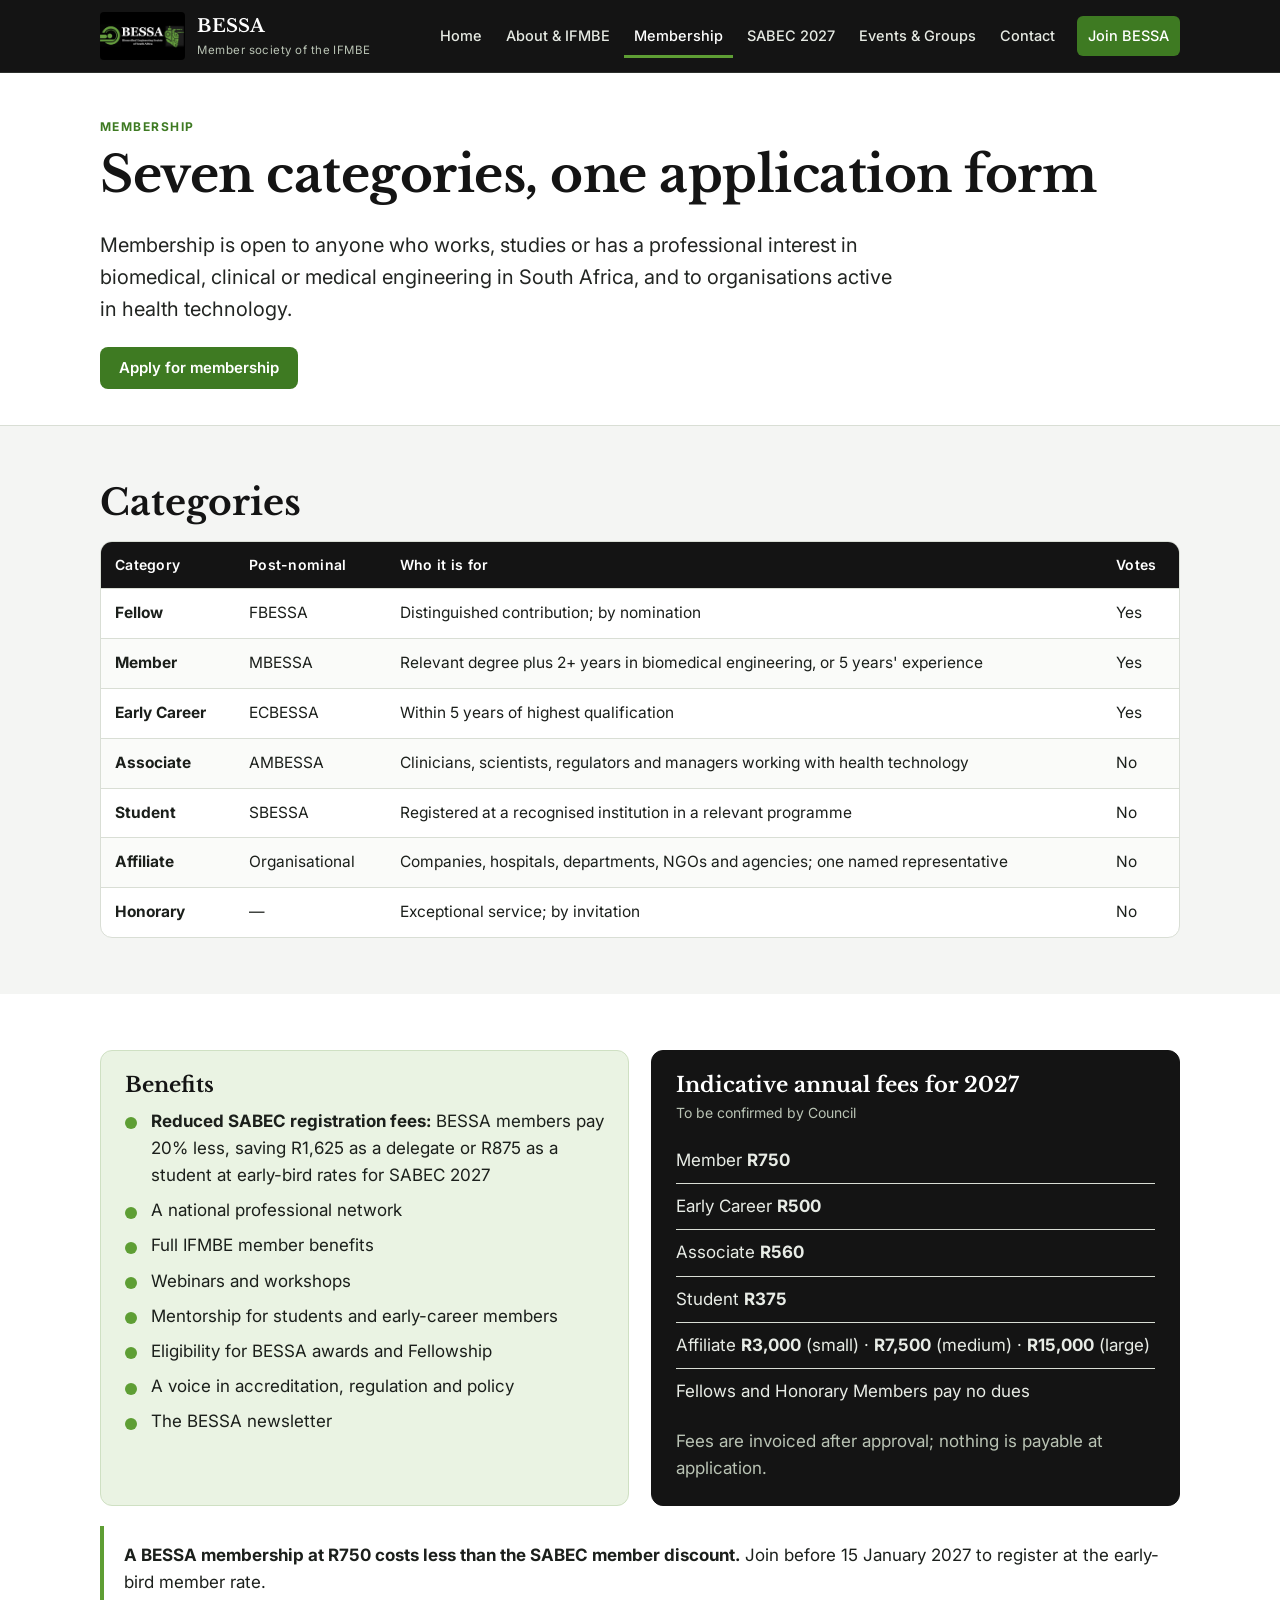
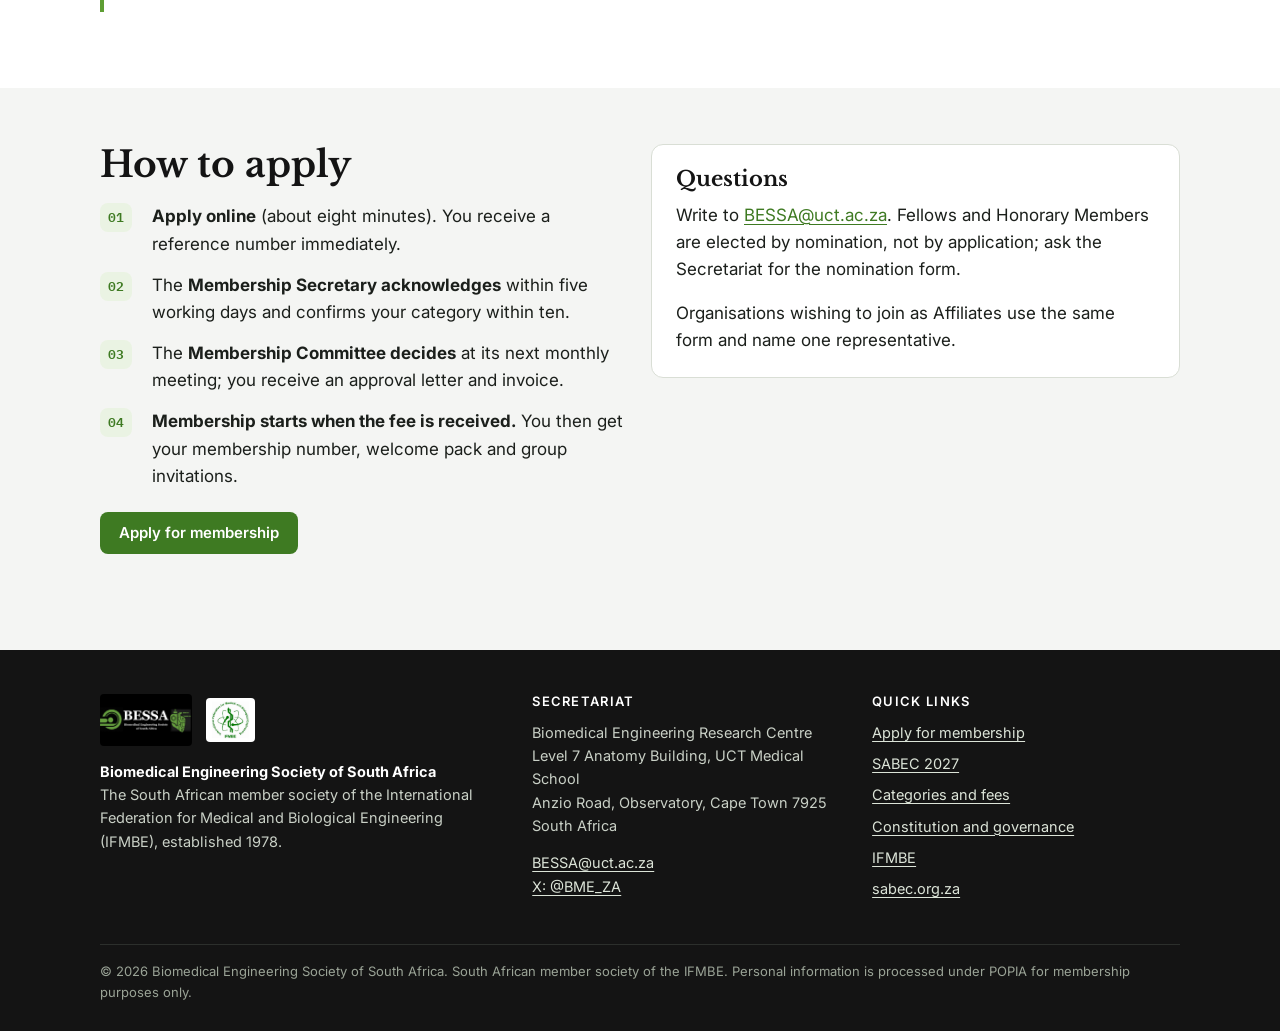
<file: membership.html>
<!doctype html>
<html lang="en-ZA">
<head>
<meta charset="utf-8">
<meta name="viewport" content="width=device-width, initial-scale=1, viewport-fit=cover">
<title>Membership · BESSA</title>
<meta name="description" content="BESSA membership: seven categories, benefits, indicative 2027 fees and how to apply. Members pay 20% less at SABEC 2027.">
<link rel="canonical" href="https://bessa.co.za/membership.html">
<meta property="og:site_name" content="BESSA">
<meta property="og:title" content="Membership · BESSA">
<meta property="og:description" content="BESSA membership: seven categories, benefits, indicative 2027 fees and how to apply. Members pay 20% less at SABEC 2027.">
<meta property="og:type" content="website">
<meta property="og:url" content="https://bessa.co.za/membership.html">
<meta property="og:image" content="https://bessa.co.za/assets/bessa-logo.jpg">
<meta name="theme-color" content="#141414">
<link rel="icon" href="assets/favicon.svg" type="image/svg+xml">
<link rel="preconnect" href="https://fonts.googleapis.com">
<link rel="preconnect" href="https://fonts.gstatic.com" crossorigin>
<link rel="stylesheet" href="https://fonts.googleapis.com/css2?family=Libre+Baskerville:wght@400;700&family=Inter:wght@400;500;600;700&family=IBM+Plex+Mono:wght@500;600&display=swap">
<link rel="stylesheet" href="assets/styles.css">

</head>
<body>
<a class="skip" href="#main">Skip to content</a>
<header class="site-header">
  <div class="wrap">
    <a class="brand" href="index.html" aria-label="BESSA home">
      <img src="assets/bessa-logo.jpg" alt="BESSA logo" width="85" height="48">
      <span>BESSA<small>Member society of the IFMBE</small></span>
    </a>
    <button class="menu-btn" aria-expanded="false" aria-controls="site-nav">Menu</button>
    <nav class="nav" id="site-nav" aria-label="Main">
      <a href="index.html">Home</a><a href="about.html">About & IFMBE</a><a href="membership.html" aria-current="page">Membership</a><a href="sabec-2027.html">SABEC 2027</a><a href="events.html">Events & Groups</a><a href="contact.html">Contact</a>
      <a class="btn" href="join.html">Join BESSA</a>
    </nav>
  </div>
</header>
<main id="main">

<section class="page-hero"><div class="wrap">
  <p class="eyebrow">Membership</p>
  <h1>Seven categories, one application form</h1>
  <p class="lead">Membership is open to anyone who works, studies or has a professional interest in biomedical, clinical or medical engineering in South Africa, and to organisations active in health technology.</p>
  <div class="btn-row"><a class="btn" href="join.html">Apply for membership</a></div>
</div></section>

<section class="section">
  <div class="wrap">
    <h2>Categories</h2>
    <div class="table-wrap" style="margin-top:18px">
      <table>
        <thead><tr><th>Category</th><th>Post-nominal</th><th>Who it is for</th><th>Votes</th></tr></thead>
        <tbody>
          <tr><td><strong>Fellow</strong></td><td>FBESSA</td><td>Distinguished contribution; by nomination</td><td>Yes</td></tr>
          <tr><td><strong>Member</strong></td><td>MBESSA</td><td>Relevant degree plus 2+ years in biomedical engineering, or 5 years' experience</td><td>Yes</td></tr>
          <tr><td><strong>Early Career</strong></td><td>ECBESSA</td><td>Within 5 years of highest qualification</td><td>Yes</td></tr>
          <tr><td><strong>Associate</strong></td><td>AMBESSA</td><td>Clinicians, scientists, regulators and managers working with health technology</td><td>No</td></tr>
          <tr><td><strong>Student</strong></td><td>SBESSA</td><td>Registered at a recognised institution in a relevant programme</td><td>No</td></tr>
          <tr><td><strong>Affiliate</strong></td><td>Organisational</td><td>Companies, hospitals, departments, NGOs and agencies; one named representative</td><td>No</td></tr>
          <tr><td><strong>Honorary</strong></td><td>—</td><td>Exceptional service; by invitation</td><td>No</td></tr>
        </tbody>
      </table>
    </div>
  </div>
</section>

<section class="section white">
  <div class="wrap grid two">
    <div class="card tint">
      <h3>Benefits</h3>
      <ul class="ticks">
        <li><strong>Reduced SABEC registration fees:</strong> BESSA members pay 20% less, saving R1,625 as a delegate or R875 as a student at early-bird rates for SABEC 2027</li>
        <li>A national professional network</li>
        <li>Full IFMBE member benefits</li>
        <li>Webinars and workshops</li>
        <li>Mentorship for students and early-career members</li>
        <li>Eligibility for BESSA awards and Fellowship</li>
        <li>A voice in accreditation, regulation and policy</li>
        <li>The BESSA newsletter</li>
      </ul>
    </div>
    <div class="card dark">
      <h3>Indicative annual fees for 2027</h3>
      <p style="color:#B9C3B4;font-size:14px;margin-top:-6px">To be confirmed by Council</p>
      <ul class="clean" style="color:#E8ECE6">
        <li>Member <strong>R750</strong></li>
        <li>Early Career <strong>R500</strong></li>
        <li>Associate <strong>R560</strong></li>
        <li>Student <strong>R375</strong></li>
        <li>Affiliate <strong>R3,000</strong> (small) · <strong>R7,500</strong> (medium) · <strong>R15,000</strong> (large)</li>
        <li>Fellows and Honorary Members pay no dues</li>
      </ul>
      <p style="margin-top:14px;color:#B9C3B4">Fees are invoiced after approval; nothing is payable at application.</p>
    </div>
  </div>
  <div class="wrap"><div class="callout"><strong>A BESSA membership at R750 costs less than the SABEC member discount.</strong> Join before 15 January 2027 to register at the early-bird member rate.</div></div>
</section>

<section class="section">
  <div class="wrap grid two" style="align-items:start">
    <div>
      <h2>How to apply</h2>
      <ol class="steps">
        <li><strong>Apply online</strong> (about eight minutes). You receive a reference number immediately.</li>
        <li>The <strong>Membership Secretary acknowledges</strong> within five working days and confirms your category within ten.</li>
        <li>The <strong>Membership Committee decides</strong> at its next monthly meeting; you receive an approval letter and invoice.</li>
        <li><strong>Membership starts when the fee is received.</strong> You then get your membership number, welcome pack and group invitations.</li>
      </ol>
      <div class="btn-row"><a class="btn" href="join.html">Apply for membership</a></div>
    </div>
    <div class="card">
      <h3>Questions</h3>
      <p>Write to <a href="mailto:BESSA@uct.ac.za">BESSA@uct.ac.za</a>. Fellows and Honorary Members are elected by nomination, not by application; ask the Secretariat for the nomination form.</p>
      <p>Organisations wishing to join as Affiliates use the same form and name one representative.</p>
    </div>
  </div>
</section>
</main>
<footer class="site-footer">
  <div class="wrap">
    <div>
      <div class="logos"><img class="bessa" src="assets/bessa-logo.jpg" alt="BESSA"><img src="assets/ifmbe-logo.png" alt="IFMBE"></div>
      <p><strong style="color:#fff">Biomedical Engineering Society of South Africa</strong><br>The South African member society of the International Federation for Medical and Biological Engineering (IFMBE), established 1978.</p>
    </div>
    <div>
      <h4>Secretariat</h4>
      <p>Biomedical Engineering Research Centre<br>Level 7 Anatomy Building, UCT Medical School<br>Anzio Road, Observatory, Cape Town 7925<br>South Africa</p>
      <p><a href="mailto:BESSA@uct.ac.za">BESSA@uct.ac.za</a><br><a href="https://x.com/BME_ZA" rel="noopener">X: @BME_ZA</a></p>
    </div>
    <div>
      <h4>Quick links</h4>
      <ul>
        <li><a href="join.html">Apply for membership</a></li>
        <li><a href="sabec-2027.html">SABEC 2027</a></li>
        <li><a href="membership.html">Categories and fees</a></li>
        <li><a href="about.html#governance">Constitution and governance</a></li>
        <li><a href="https://ifmbe.org" rel="noopener">IFMBE</a></li>
        <li><a href="https://sabec.org.za" rel="noopener">sabec.org.za</a></li>
      </ul>
    </div>
    <div class="legal">© <span id="year">2026</span> Biomedical Engineering Society of South Africa. South African member society of the IFMBE. Personal information is processed under POPIA for membership purposes only.</div>
  </div>
</footer>
<script src="assets/site.js"></script>
</body>
</html>
</file>
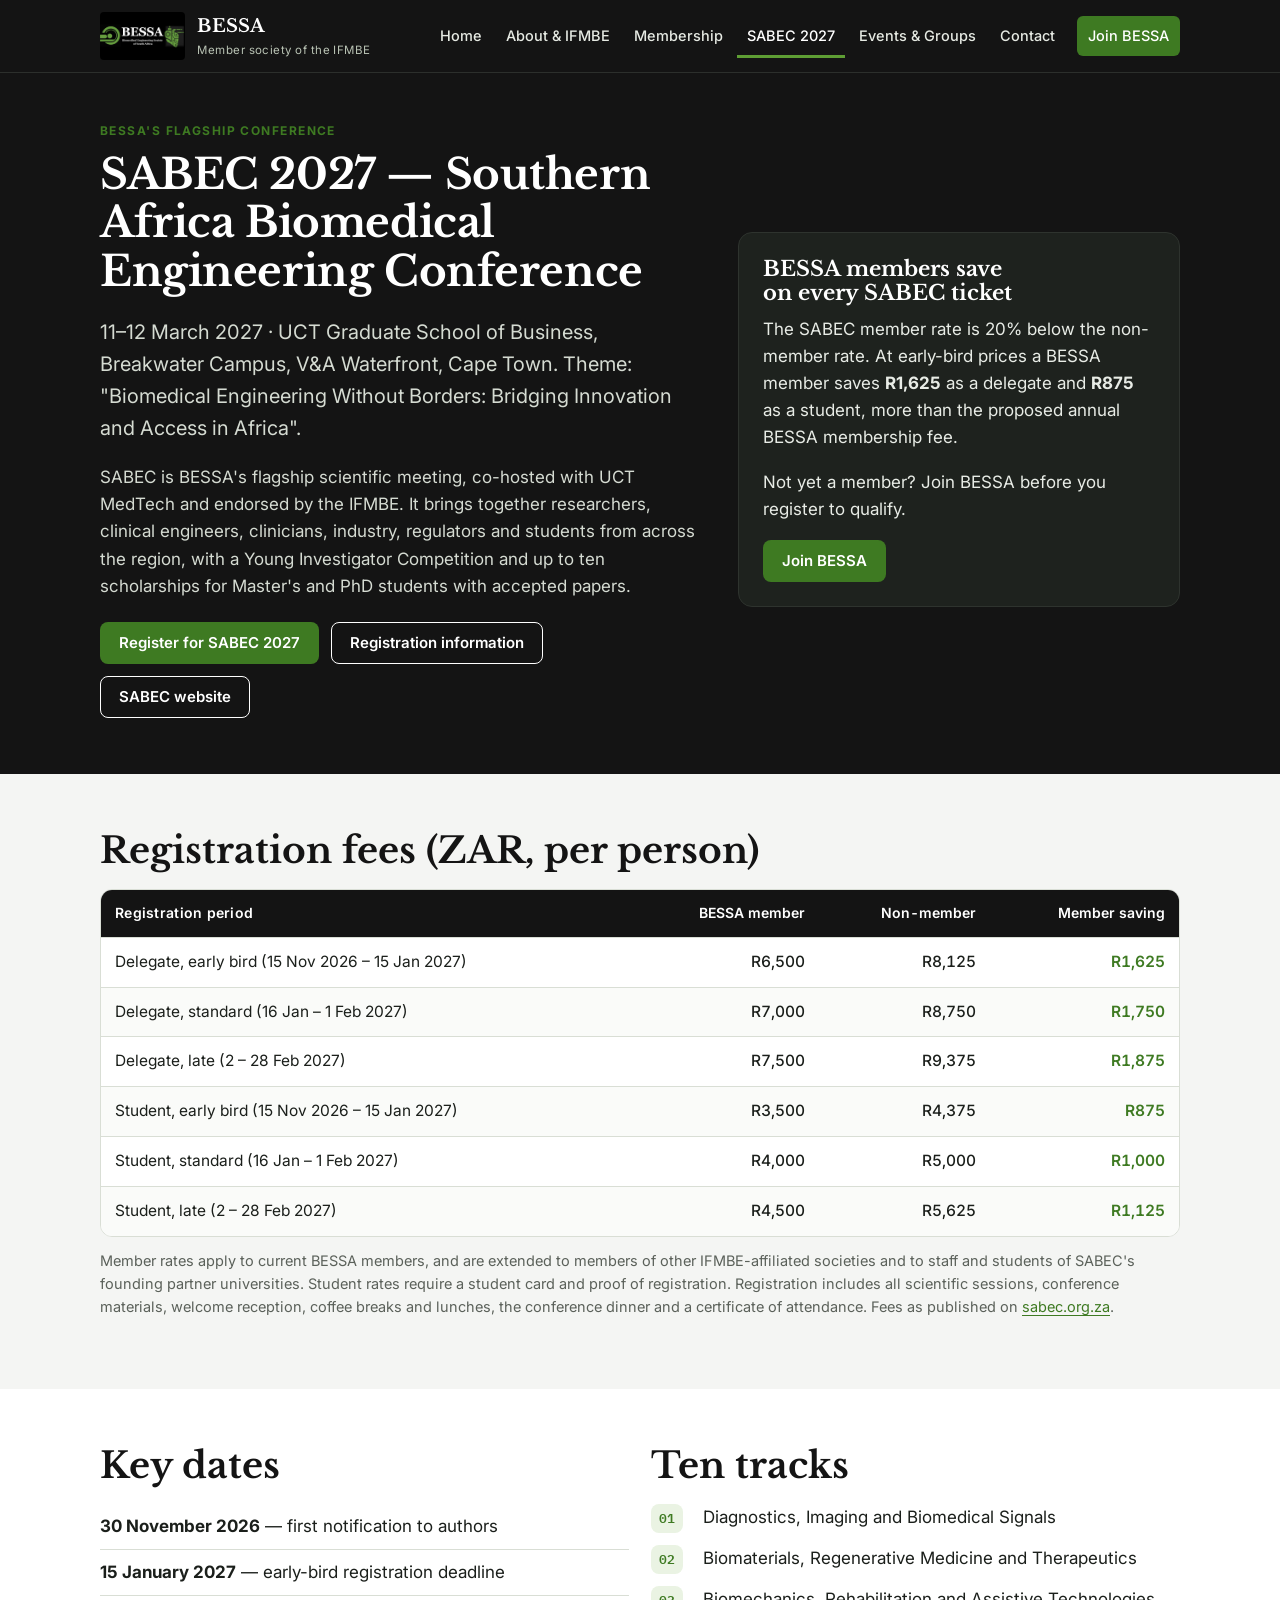
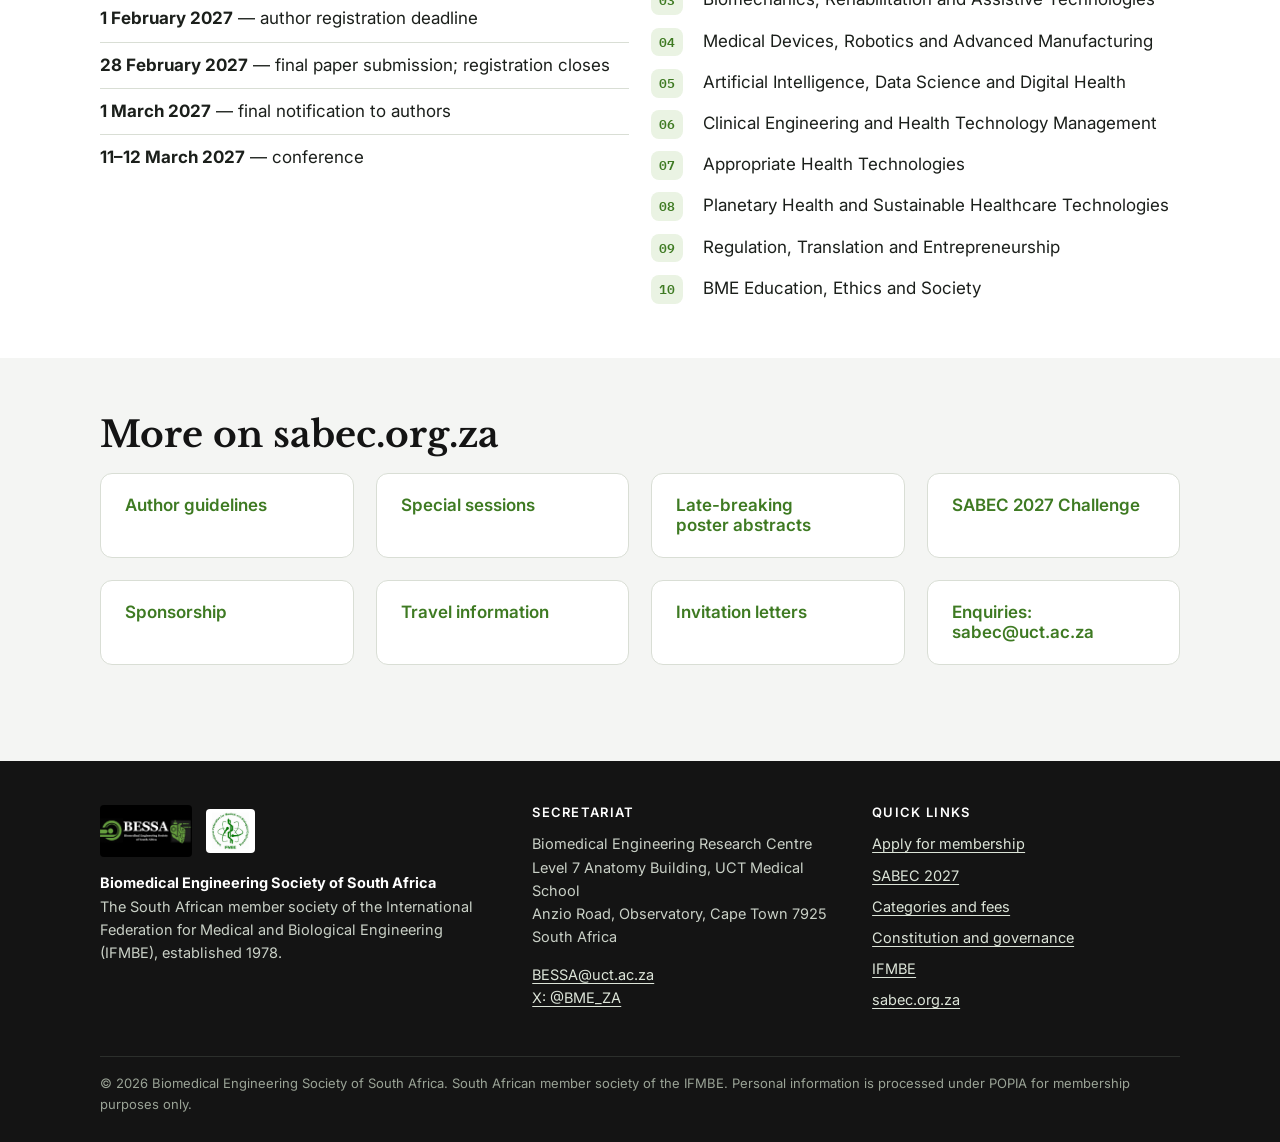
<file: sabec-2027.html>
<!doctype html>
<html lang="en-ZA">
<head>
<meta charset="utf-8">
<meta name="viewport" content="width=device-width, initial-scale=1, viewport-fit=cover">
<title>SABEC 2027 · BESSA</title>
<meta name="description" content="SABEC 2027, 11-12 March 2027, Cape Town: BESSA's flagship biomedical engineering conference. Registration fees, BESSA member discount, key dates and links.">
<link rel="canonical" href="https://bessa.co.za/sabec-2027.html">
<meta property="og:site_name" content="BESSA">
<meta property="og:title" content="SABEC 2027 · BESSA">
<meta property="og:description" content="SABEC 2027, 11-12 March 2027, Cape Town: BESSA's flagship biomedical engineering conference. Registration fees, BESSA member discount, key dates and links.">
<meta property="og:type" content="website">
<meta property="og:url" content="https://bessa.co.za/sabec-2027.html">
<meta property="og:image" content="https://bessa.co.za/assets/bessa-logo.jpg">
<meta name="theme-color" content="#141414">
<link rel="icon" href="assets/favicon.svg" type="image/svg+xml">
<link rel="preconnect" href="https://fonts.googleapis.com">
<link rel="preconnect" href="https://fonts.gstatic.com" crossorigin>
<link rel="stylesheet" href="https://fonts.googleapis.com/css2?family=Libre+Baskerville:wght@400;700&family=Inter:wght@400;500;600;700&family=IBM+Plex+Mono:wght@500;600&display=swap">
<link rel="stylesheet" href="assets/styles.css">

</head>
<body>
<a class="skip" href="#main">Skip to content</a>
<header class="site-header">
  <div class="wrap">
    <a class="brand" href="index.html" aria-label="BESSA home">
      <img src="assets/bessa-logo.jpg" alt="BESSA logo" width="85" height="48">
      <span>BESSA<small>Member society of the IFMBE</small></span>
    </a>
    <button class="menu-btn" aria-expanded="false" aria-controls="site-nav">Menu</button>
    <nav class="nav" id="site-nav" aria-label="Main">
      <a href="index.html">Home</a><a href="about.html">About & IFMBE</a><a href="membership.html">Membership</a><a href="sabec-2027.html" aria-current="page">SABEC 2027</a><a href="events.html">Events & Groups</a><a href="contact.html">Contact</a>
      <a class="btn" href="join.html">Join BESSA</a>
    </nav>
  </div>
</header>
<main id="main">

<section class="hero compact" style="padding-block:48px 56px">
  <div class="wrap">
    <div>
      <p class="eyebrow">BESSA's flagship conference</p>
      <h1>SABEC 2027 — Southern Africa Biomedical Engineering Conference</h1>
      <p class="lead">11–12 March 2027 · UCT Graduate School of Business, Breakwater Campus, V&amp;A Waterfront, Cape Town. Theme: "Biomedical Engineering Without Borders: Bridging Innovation and Access in Africa".</p>
      <p style="color:#D5DBD2">SABEC is BESSA's flagship scientific meeting, co-hosted with UCT MedTech and endorsed by the IFMBE. It brings together researchers, clinical engineers, clinicians, industry, regulators and students from across the region, with a Young Investigator Competition and up to ten scholarships for Master's and PhD students with accepted papers.</p>
      <div class="btn-row">
        <a class="btn" href="https://www.formdesk.com/millennium/SABEC2027" rel="noopener">Register for SABEC 2027</a>
        <a class="btn outline-light" href="https://sabec.org.za/registration/" rel="noopener">Registration information</a>
        <a class="btn outline-light" href="https://sabec.org.za" rel="noopener">SABEC website</a>
      </div>
    </div>
    <aside>
      <h3>BESSA members save on every SABEC ticket</h3>
      <p>The SABEC member rate is 20% below the non-member rate. At early-bird prices a BESSA member saves <strong>R1,625</strong> as a delegate and <strong>R875</strong> as a student, more than the proposed annual BESSA membership fee.</p>
      <p>Not yet a member? Join BESSA before you register to qualify.</p>
      <a class="btn" href="join.html">Join BESSA</a>
    </aside>
  </div>
</section>

<section class="section">
  <div class="wrap">
    <h2>Registration fees (ZAR, per person)</h2>
    <div class="table-wrap" style="margin-top:18px">
      <table>
        <thead><tr><th>Registration period</th><th class="num">BESSA member</th><th class="num">Non-member</th><th class="num">Member saving</th></tr></thead>
        <tbody>
          <tr><td>Delegate, early bird (15 Nov 2026 – 15 Jan 2027)</td><td class="num">R6,500</td><td class="num">R8,125</td><td class="num"><span class="save">R1,625</span></td></tr>
          <tr><td>Delegate, standard (16 Jan – 1 Feb 2027)</td><td class="num">R7,000</td><td class="num">R8,750</td><td class="num"><span class="save">R1,750</span></td></tr>
          <tr><td>Delegate, late (2 – 28 Feb 2027)</td><td class="num">R7,500</td><td class="num">R9,375</td><td class="num"><span class="save">R1,875</span></td></tr>
          <tr><td>Student, early bird (15 Nov 2026 – 15 Jan 2027)</td><td class="num">R3,500</td><td class="num">R4,375</td><td class="num"><span class="save">R875</span></td></tr>
          <tr><td>Student, standard (16 Jan – 1 Feb 2027)</td><td class="num">R4,000</td><td class="num">R5,000</td><td class="num"><span class="save">R1,000</span></td></tr>
          <tr><td>Student, late (2 – 28 Feb 2027)</td><td class="num">R4,500</td><td class="num">R5,625</td><td class="num"><span class="save">R1,125</span></td></tr>
        </tbody>
      </table>
    </div>
    <p style="font-size:14.5px;color:var(--muted);margin-top:12px">Member rates apply to current BESSA members, and are extended to members of other IFMBE-affiliated societies and to staff and students of SABEC's founding partner universities. Student rates require a student card and proof of registration. Registration includes all scientific sessions, conference materials, welcome reception, coffee breaks and lunches, the conference dinner and a certificate of attendance. Fees as published on <a href="https://sabec.org.za/registration/" rel="noopener">sabec.org.za</a>.</p>
  </div>
</section>

<section class="section white">
  <div class="wrap grid two" style="align-items:start">
    <div>
      <h2>Key dates</h2>
      <ul class="clean">
        <li><strong>30 November 2026</strong> — first notification to authors</li>
        <li><strong>15 January 2027</strong> — early-bird registration deadline</li>
        <li><strong>1 February 2027</strong> — author registration deadline</li>
        <li><strong>28 February 2027</strong> — final paper submission; registration closes</li>
        <li><strong>1 March 2027</strong> — final notification to authors</li>
        <li><strong>11–12 March 2027</strong> — conference</li>
      </ul>
    </div>
    <div>
      <h2>Ten tracks</h2>
      <ol class="steps">
        <li>Diagnostics, Imaging and Biomedical Signals</li>
        <li>Biomaterials, Regenerative Medicine and Therapeutics</li>
        <li>Biomechanics, Rehabilitation and Assistive Technologies</li>
        <li>Medical Devices, Robotics and Advanced Manufacturing</li>
        <li>Artificial Intelligence, Data Science and Digital Health</li>
        <li>Clinical Engineering and Health Technology Management</li>
        <li>Appropriate Health Technologies</li>
        <li>Planetary Health and Sustainable Healthcare Technologies</li>
        <li>Regulation, Translation and Entrepreneurship</li>
        <li>BME Education, Ethics and Society</li>
      </ol>
    </div>
  </div>
</section>

<section class="section">
  <div class="wrap">
    <h2>More on sabec.org.za</h2>
    <div class="grid four" style="margin-top:18px">
      <a class="card" href="https://sabec.org.za/authors/" rel="noopener"><h4>Author guidelines</h4></a>
      <a class="card" href="https://sabec.org.za/special_sessions/" rel="noopener"><h4>Special sessions</h4></a>
      <a class="card" href="https://sabec.org.za/poster_abstracts_submission/" rel="noopener"><h4>Late-breaking poster abstracts</h4></a>
      <a class="card" href="https://sabec.org.za/sabec-2027-challenge/" rel="noopener"><h4>SABEC 2027 Challenge</h4></a>
      <a class="card" href="https://sabec.org.za/sponsorship-opportunities/" rel="noopener"><h4>Sponsorship</h4></a>
      <a class="card" href="https://sabec.org.za/travel-information/" rel="noopener"><h4>Travel information</h4></a>
      <a class="card" href="https://sabec.org.za/invitation-letter-request/" rel="noopener"><h4>Invitation letters</h4></a>
      <a class="card" href="mailto:sabec@uct.ac.za"><h4>Enquiries: sabec@uct.ac.za</h4></a>
    </div>
  </div>
</section>
</main>
<footer class="site-footer">
  <div class="wrap">
    <div>
      <div class="logos"><img class="bessa" src="assets/bessa-logo.jpg" alt="BESSA"><img src="assets/ifmbe-logo.png" alt="IFMBE"></div>
      <p><strong style="color:#fff">Biomedical Engineering Society of South Africa</strong><br>The South African member society of the International Federation for Medical and Biological Engineering (IFMBE), established 1978.</p>
    </div>
    <div>
      <h4>Secretariat</h4>
      <p>Biomedical Engineering Research Centre<br>Level 7 Anatomy Building, UCT Medical School<br>Anzio Road, Observatory, Cape Town 7925<br>South Africa</p>
      <p><a href="mailto:BESSA@uct.ac.za">BESSA@uct.ac.za</a><br><a href="https://x.com/BME_ZA" rel="noopener">X: @BME_ZA</a></p>
    </div>
    <div>
      <h4>Quick links</h4>
      <ul>
        <li><a href="join.html">Apply for membership</a></li>
        <li><a href="sabec-2027.html">SABEC 2027</a></li>
        <li><a href="membership.html">Categories and fees</a></li>
        <li><a href="about.html#governance">Constitution and governance</a></li>
        <li><a href="https://ifmbe.org" rel="noopener">IFMBE</a></li>
        <li><a href="https://sabec.org.za" rel="noopener">sabec.org.za</a></li>
      </ul>
    </div>
    <div class="legal">© <span id="year">2026</span> Biomedical Engineering Society of South Africa. South African member society of the IFMBE. Personal information is processed under POPIA for membership purposes only.</div>
  </div>
</footer>
<script src="assets/site.js"></script>
</body>
</html>
</file>
<file: assets/styles.css>
/* BESSA website — brand tokens from the BESSA mark: green on black, serif wordmark */
:root {
  --green: #5E9E34;
  --green-ink: #3E7A22;
  --green-deep: #2F5F1A;
  --green-tint: #EAF3E3;
  --charcoal: #141414;
  --charcoal-2: #222522;
  --ink: #1B1F1B;
  --muted: #5B615A;
  --paper: #F4F5F3;
  --surface: #FFFFFF;
  --rule: #D9DED5;
  --display: "Libre Baskerville", Georgia, "Times New Roman", serif;
  --body: "Inter", "Segoe UI", Helvetica, Arial, sans-serif;
  --mono: "IBM Plex Mono", Menlo, Consolas, monospace;
  --max: 1120px;
  --gutter: max(20px, env(safe-area-inset-left, 0px));
}
* { box-sizing: border-box; }
html { scroll-behavior: smooth; }
body {
  margin: 0; background: var(--paper); color: var(--ink);
  font-family: var(--body); font-size: 17px; line-height: 1.6;
  -webkit-font-smoothing: antialiased;
}
img { max-width: 100%; height: auto; display: block; }
a { color: var(--green-ink); text-decoration-thickness: 1px; text-underline-offset: 3px; }
a:hover { color: var(--green-deep); }
h1, h2, h3, h4 { font-family: var(--display); color: var(--charcoal); line-height: 1.15; margin: 0 0 .5em; text-wrap: balance; }
h1 { font-size: clamp(32px, 4.6vw, 50px); font-weight: 700; letter-spacing: -0.01em; }
h2 { font-size: clamp(26px, 3.2vw, 36px); font-weight: 700; }
h3 { font-size: 21px; font-weight: 700; }
h4 { font-size: 17px; font-family: var(--body); font-weight: 600; }
p { margin: 0 0 1em; }
.lead { font-size: 20px; color: var(--charcoal-2); max-width: 62ch; }
.eyebrow { font-size: 12px; letter-spacing: .12em; text-transform: uppercase; font-weight: 700; color: var(--green-ink); margin: 0 0 10px; }
.rule { width: 72px; height: 4px; background: var(--green); border-radius: 2px; margin: 18px 0 22px; }
.wrap { max-width: var(--max); margin: 0 auto; padding-left: var(--gutter); padding-right: max(20px, env(safe-area-inset-right, 0px)); }
.skip { position: absolute; left: -999px; top: 8px; background: var(--charcoal); color: #fff; padding: 8px 12px; border-radius: 6px; z-index: 100; }
.skip:focus { left: 8px; }

/* Header */
.site-header { background: var(--charcoal); color: #fff; position: sticky; top: 0; z-index: 50; border-bottom: 1px solid #2c2f2c; }
.site-header .wrap { display: flex; align-items: center; gap: 24px; min-height: 72px; }
.brand { display: flex; align-items: center; gap: 12px; text-decoration: none; color: #fff; flex: 0 0 auto; }
.brand img { height: 48px; width: auto; border-radius: 4px; }
.brand span { font-family: var(--display); font-weight: 700; font-size: 18px; letter-spacing: .01em; }
.brand small { display: block; font-family: var(--body); font-weight: 400; font-size: 11.5px; color: #B9C3B4; letter-spacing: .04em; }
.nav { margin-left: auto; display: flex; align-items: center; gap: 4px; }
.nav a { color: #E6EAE3; text-decoration: none; font-weight: 500; font-size: 14.5px; padding: 10px 10px; border-radius: 6px; white-space: nowrap; }
.nav a:hover, .nav a:focus-visible { background: #262926; color: #fff; }
.nav a[aria-current="page"] { color: #fff; box-shadow: inset 0 -3px 0 var(--green); border-radius: 6px 6px 0 0; }
.nav .btn { margin-left: 8px; }
.menu-btn { display: none; margin-left: auto; background: transparent; color: #fff; border: 1px solid #3a3e3a; border-radius: 8px; padding: 8px 12px; font: inherit; font-size: 14px; cursor: pointer; }
.btn { display: inline-block; background: var(--green-ink); color: #fff !important; text-decoration: none; font-weight: 600; font-size: 15px; padding: 11px 18px; border-radius: 8px; border: 1px solid transparent; line-height: 1.2; }
.btn:hover { background: var(--green-deep); }
.btn.ghost { background: transparent; color: var(--charcoal) !important; border-color: var(--charcoal); }
.btn.ghost:hover { background: var(--charcoal); color: #fff !important; }
.btn.light { background: #fff; color: var(--charcoal) !important; }
.btn.light:hover { background: var(--green-tint); }
.btn.outline-light { background: transparent; color: #fff !important; border-color: #fff; }
.btn.outline-light:hover { background: rgba(255,255,255,.12); }
.btn-row { display: flex; flex-wrap: wrap; gap: 12px; margin-top: 22px; }

/* Sections */
.section { padding-block: 56px; }
.section.tight { padding-block: 36px; }
.section.dark { background: var(--charcoal); color: #E8ECE6; }
.section.dark h1, .section.dark h2, .section.dark h3 { color: #fff; }
.section.dark .eyebrow { color: #9FD27A; }
.section.dark a:not(.btn) { color: #BFE39F; }
.section.tint { background: var(--green-tint); }
.section.white { background: var(--surface); }
.grid { display: grid; gap: 22px; }
.grid.two { grid-template-columns: repeat(2, minmax(0, 1fr)); }
.grid.three { grid-template-columns: repeat(3, minmax(0, 1fr)); }
.grid.four { grid-template-columns: repeat(4, minmax(0, 1fr)); }
.card { background: var(--surface); border: 1px solid var(--rule); border-radius: 12px; padding: 22px 24px; min-width: 0; }
.card.dark { background: var(--charcoal); color: #E8ECE6; border-color: var(--charcoal); }
.card.dark h2, .card.dark h3 { color: #fff; }
.card.tint { background: var(--green-tint); border-color: #CFE0C3; }
.card h3 { margin-top: 0; }
.card p:last-child, .card ul:last-child { margin-bottom: 0; }
.num { font-family: var(--mono); font-size: 13px; color: var(--green-ink); font-weight: 600; letter-spacing: .04em; }
ul.clean { list-style: none; padding: 0; margin: 0; }
ul.clean li { padding: 9px 0; border-bottom: 1px solid var(--rule); }
ul.clean li:last-child { border-bottom: 0; }
ul.ticks { list-style: none; padding: 0; margin: 0 0 1em; }
ul.ticks li { position: relative; padding-left: 26px; margin-bottom: 8px; }
ul.ticks li::before { content: ""; position: absolute; left: 0; top: .55em; width: 12px; height: 12px; border-radius: 50%; background: var(--green); }
ol.steps { counter-reset: s; list-style: none; padding: 0; margin: 0; display: grid; gap: 14px; }
ol.steps li { counter-increment: s; position: relative; padding-left: 52px; }
ol.steps li::before { content: counter(s, decimal-leading-zero); position: absolute; left: 0; top: 0; font-family: var(--mono); font-weight: 600; color: var(--green-ink); background: var(--green-tint); border-radius: 8px; padding: 4px 8px; font-size: 13px; }
.callout { border-left: 4px solid var(--green); background: var(--surface); padding: 16px 20px; border-radius: 0 10px 10px 0; margin: 20px 0; }
.callout.dark { background: var(--charcoal); color: #E8ECE6; border-left-color: var(--green); }
.callout.dark h3 { color: #fff; margin-top: 0; }
.stat { font-family: var(--display); font-size: 34px; font-weight: 700; color: var(--charcoal); line-height: 1; }
.stat small { display: block; font-family: var(--body); font-size: 13px; font-weight: 500; color: var(--muted); margin-top: 6px; }

/* Tables */
.table-wrap { overflow-x: auto; border: 1px solid var(--rule); border-radius: 12px; background: var(--surface); }
table { width: 100%; border-collapse: collapse; font-size: 15.5px; min-width: 560px; }
th, td { text-align: left; padding: 12px 14px; border-bottom: 1px solid var(--rule); vertical-align: top; }
th { background: var(--charcoal); color: #fff; font-weight: 600; font-size: 14px; letter-spacing: .02em; }
tbody tr:last-child td { border-bottom: 0; }
tbody tr:nth-child(even) td { background: #FAFBF9; }
td.num, th.num { text-align: right; font-variant-numeric: tabular-nums; white-space: nowrap; font-family: inherit; font-size: inherit; letter-spacing: 0; color: inherit; font-weight: 500; }
th.num { color: #fff; font-size: 14px; font-weight: 600; }
td .save { color: var(--green-ink); font-weight: 600; }

a.card { text-decoration: none; color: inherit; }
a.card h4 { color: var(--green-ink); margin: 0; }
a.card:hover { border-color: var(--green-ink); }
.hero.compact h1 { font-size: clamp(30px, 3.8vw, 42px); }

/* Hero */
.hero { background: var(--charcoal); color: #E8ECE6; padding-block: 56px 64px; }
.hero .wrap { display: grid; grid-template-columns: 1.15fr .85fr; gap: 40px; align-items: center; }
.hero h1 { color: #fff; font-size: clamp(34px, 5vw, 56px); }
.hero .lead { color: #D5DBD2; }
.hero .logos { display: flex; gap: 18px; align-items: center; margin-bottom: 26px; }
.hero .logos img { height: 64px; width: auto; border-radius: 6px; background: #fff; padding: 4px; }
.hero .logos img.bessa { background: transparent; padding: 0; height: 72px; }
.hero aside { background: #1E221E; border: 1px solid #2E332E; border-radius: 14px; padding: 24px; }
.hero aside h3 { color: #fff; margin-top: 0; }
.hero aside .stat { color: #fff; }
.hero aside .stat small { color: #B9C3B4; }
.strip { display: inline-flex; gap: 10px; align-items: center; background: #1E221E; border: 1px solid var(--green); color: #fff; border-radius: 999px; padding: 8px 14px 8px 10px; font-size: 14.5px; font-weight: 500; margin-bottom: 18px; }
.strip b { white-space: nowrap; background: var(--green); color: #0f1a0a; border-radius: 999px; padding: 2px 9px; font-size: 12px; letter-spacing: .06em; text-transform: uppercase; }
.page-hero { background: var(--surface); border-bottom: 1px solid var(--rule); padding-block: 44px 36px; }

/* Footer */
.site-footer { background: var(--charcoal); color: #C9D0C6; padding-block: 44px 28px; margin-top: 40px; font-size: 14.5px; }
.site-footer .wrap { display: grid; grid-template-columns: 1.3fr 1fr 1fr; gap: 32px; }
.site-footer h4 { color: #fff; font-family: var(--body); font-size: 13px; letter-spacing: .1em; text-transform: uppercase; margin-bottom: 12px; }
.site-footer a { color: #DCE4D8; }
.site-footer .logos { display: flex; gap: 14px; align-items: center; margin-bottom: 14px; }
.site-footer .logos img { height: 44px; width: auto; border-radius: 4px; background: #fff; padding: 3px; }
.site-footer .logos img.bessa { background: transparent; padding: 0; height: 52px; }
.site-footer ul { list-style: none; padding: 0; margin: 0; }
.site-footer li { margin-bottom: 8px; }
.site-footer .legal { grid-column: 1 / -1; border-top: 1px solid #2c2f2c; padding-top: 16px; color: #9AA396; font-size: 13px; }

/* Forms (join page) */
.form-grid { display: grid; grid-template-columns: repeat(2, minmax(0, 1fr)); gap: 16px; }
.field { display: flex; flex-direction: column; gap: 6px; min-width: 0; }
.field.full { grid-column: 1 / -1; }
label.lbl { font-size: 14px; font-weight: 600; }
.req { color: #B4540A; font-weight: 500; }
input[type=text], input[type=email], input[type=tel], input[type=number], select, textarea {
  font: inherit; font-size: 15.5px; color: var(--ink); background: #fff; border: 1px solid #C9CFC5; border-radius: 8px; padding: 10px 12px; width: 100%;
}
textarea { min-height: 96px; resize: vertical; }
input:focus-visible, select:focus-visible, textarea:focus-visible, button:focus-visible, a:focus-visible { outline: 3px solid #9FD27A; outline-offset: 2px; }
.cats { display: grid; grid-template-columns: repeat(2, minmax(0, 1fr)); gap: 12px; }
.cat { display: grid; grid-template-columns: auto 1fr; gap: 10px; align-items: start; background: #fff; border: 1px solid var(--rule); border-radius: 10px; padding: 14px; cursor: pointer; }
.cat input { margin-top: 5px; accent-color: var(--green-ink); }
.cat b { display: block; font-size: 15.5px; }
.cat small { display: block; color: var(--muted); font-size: 13.5px; line-height: 1.45; }
.cat .pn { font-family: var(--mono); font-size: 12px; color: var(--green-ink); }
.cat:has(input:checked) { border-color: var(--green-ink); background: var(--green-tint); }
.checks { display: grid; grid-template-columns: repeat(2, minmax(0, 1fr)); gap: 8px 16px; }
.chk { display: grid; grid-template-columns: auto 1fr; gap: 10px; align-items: start; font-size: 15px; cursor: pointer; }
.chk input { margin-top: 5px; accent-color: var(--green-ink); }
.only { display: none; } .only.on { display: grid; }
button.btn { cursor: pointer; font-family: inherit; }
.err { background: #FBEBDD; color: #8A3E05; border-radius: 8px; padding: 12px 16px; font-size: 15px; }
.ref { display: flex; flex-wrap: wrap; gap: 12px 28px; background: var(--green-tint); border-radius: 10px; padding: 16px 18px; }
.ref .k { font-size: 12px; letter-spacing: .1em; text-transform: uppercase; color: var(--muted); font-weight: 600; }
.ref .v { font-family: var(--mono); font-size: 20px; color: var(--green-ink); font-weight: 600; }
pre.summary { background: #fff; border: 1px solid var(--rule); border-radius: 10px; padding: 16px; font-family: var(--mono); font-size: 13px; line-height: 1.5; white-space: pre-wrap; word-break: break-word; max-height: 440px; overflow: auto; }
.toast { font-size: 14px; color: var(--green-ink); min-height: 1.3em; }

@media (max-width: 900px) {
  .hero .wrap { grid-template-columns: 1fr; }
  .grid.three, .grid.four { grid-template-columns: repeat(2, minmax(0, 1fr)); }
  .site-footer .wrap { grid-template-columns: 1fr 1fr; }
}
@media (max-width: 1140px) {
  .nav { display: none; position: absolute; left: 0; right: 0; top: 72px; background: var(--charcoal); flex-direction: column; align-items: stretch; padding: 10px var(--gutter) 16px; gap: 2px; border-bottom: 1px solid #2c2f2c; }
  .nav.open { display: flex; }
  .nav a { padding: 12px 10px; font-size: 16px; }
  .nav a[aria-current="page"] { box-shadow: inset 4px 0 0 var(--green); border-radius: 0 6px 6px 0; }
  .nav .btn { margin: 10px 0 0; text-align: center; }
  .menu-btn { display: inline-block; }
}
@media (max-width: 760px) {
  .brand span { font-size: 16px; }
  .grid.two, .grid.three, .grid.four { grid-template-columns: 1fr; }
  .site-footer .wrap { grid-template-columns: 1fr; }
  .form-grid, .cats, .checks { grid-template-columns: 1fr; }
  .section { padding-block: 40px; }
  .hero { padding-block: 40px 48px; }
}
@media (prefers-reduced-motion: reduce) { html { scroll-behavior: auto; } }
</file>
